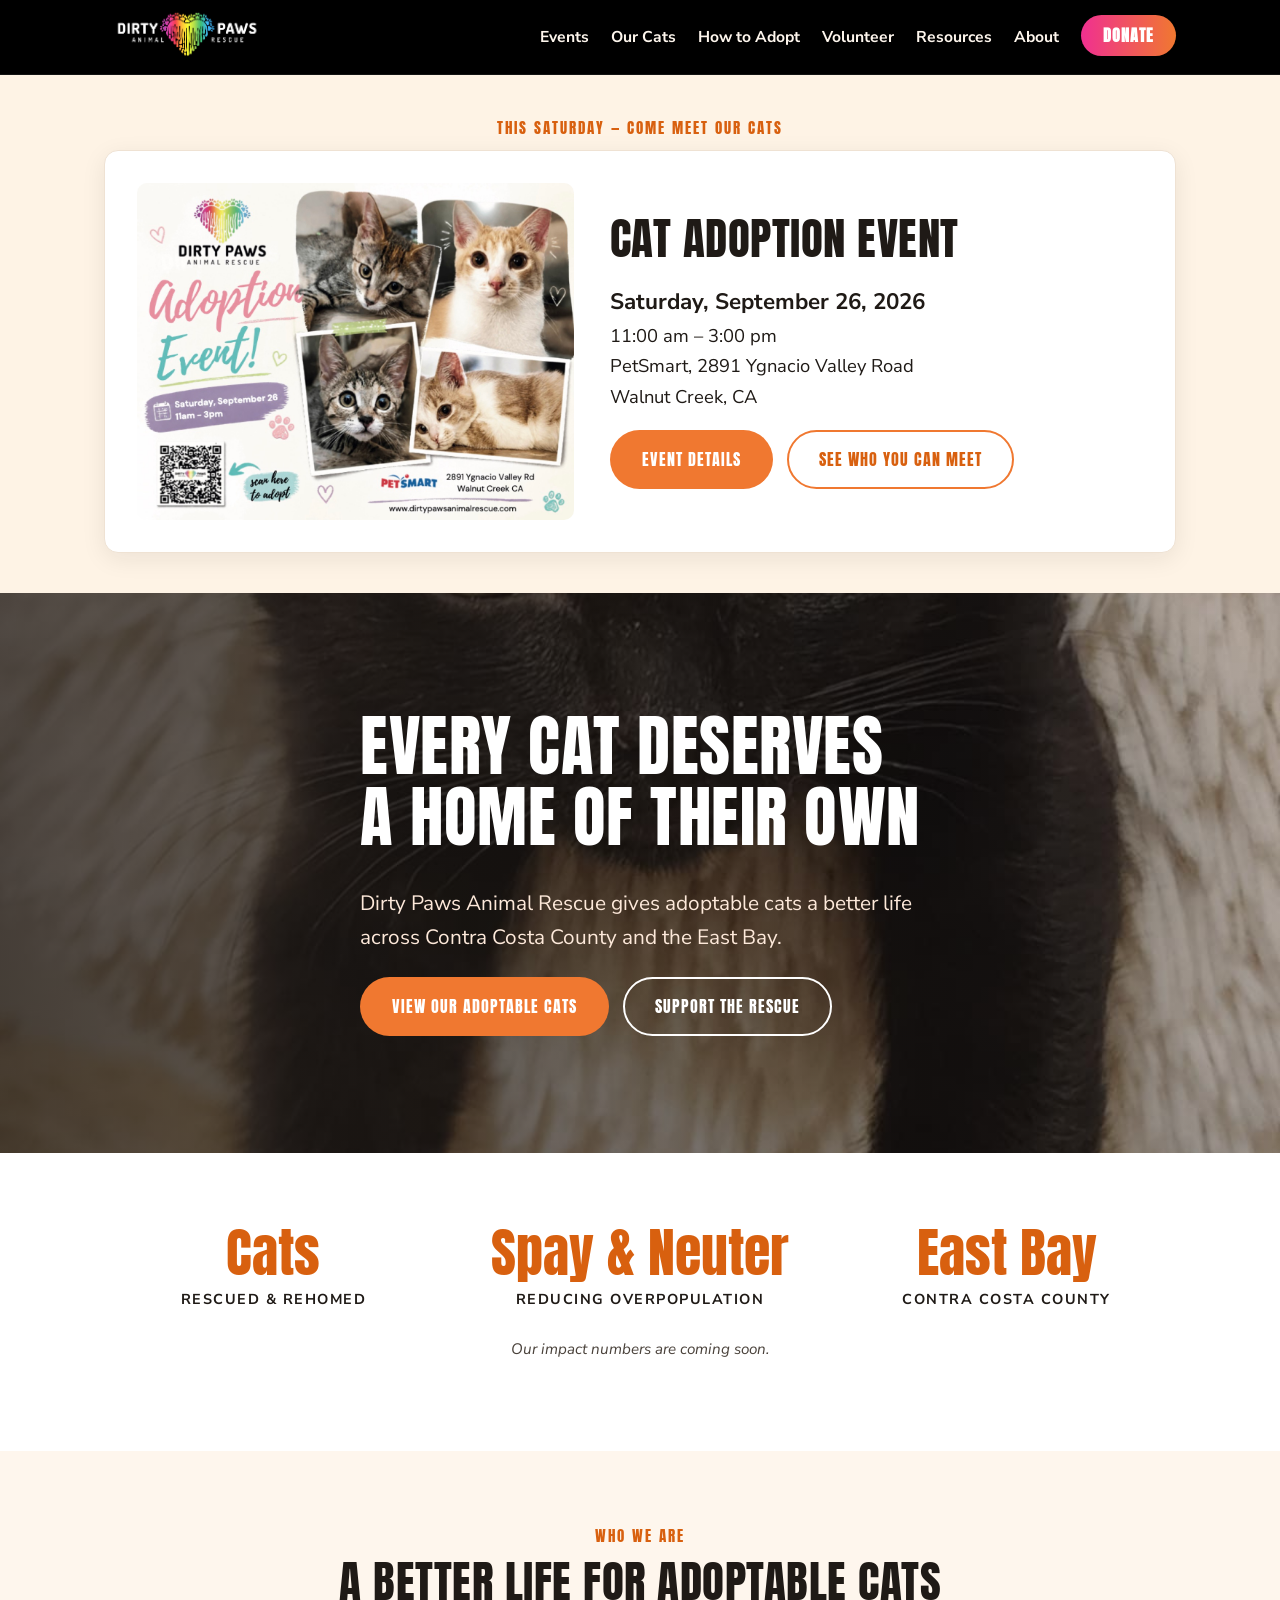
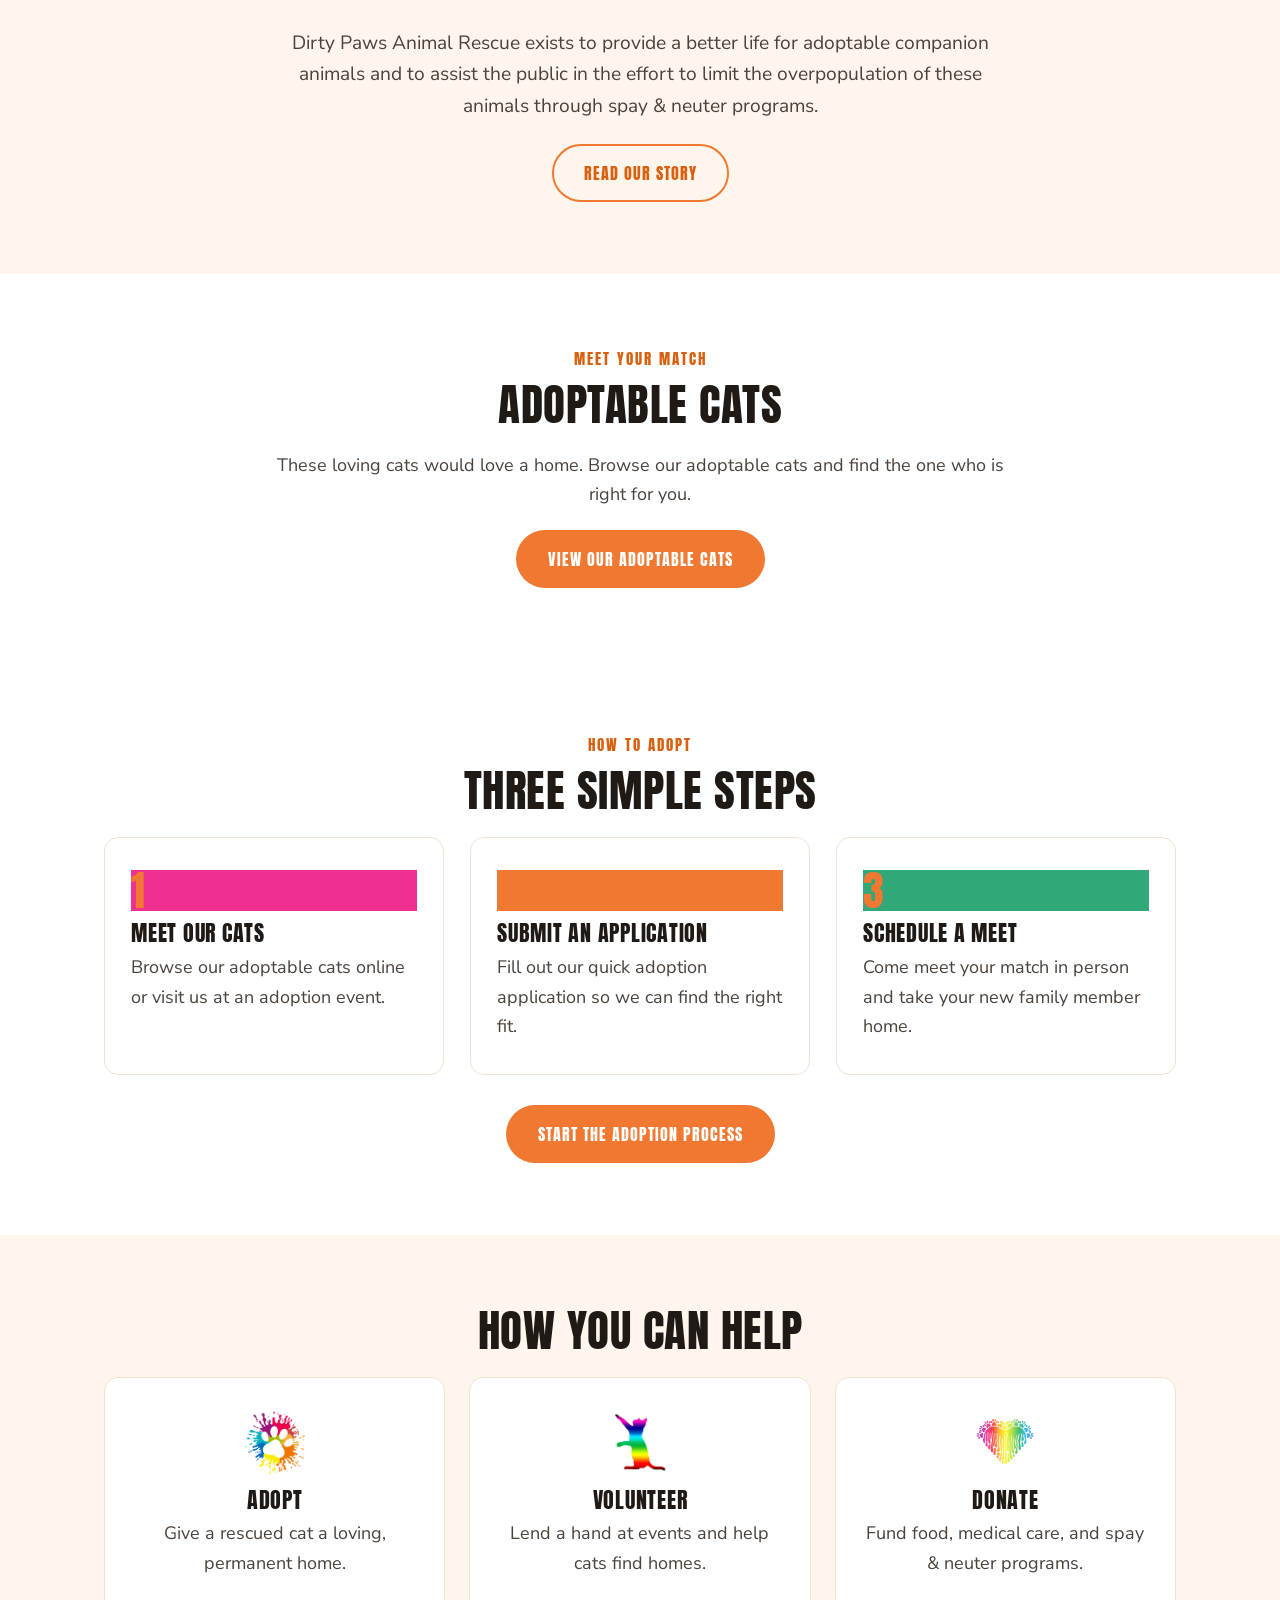
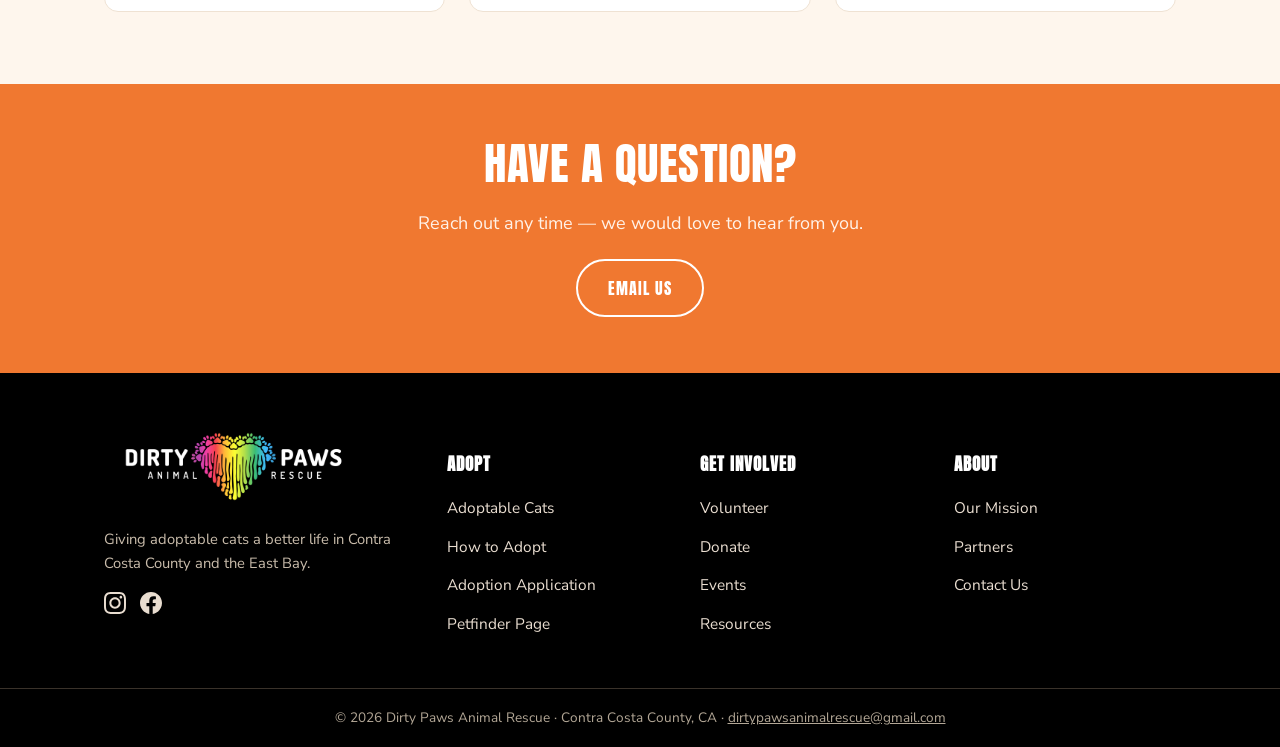
<file: index.html>
<!DOCTYPE html>
<html lang="en">
<head>
  <meta charset="UTF-8">
  <meta name="viewport" content="width=device-width, initial-scale=1.0">
  <meta name="robots" content="noindex">
  <title>Dirty Paws Animal Rescue — Cat Adoption in Contra Costa County</title>
  <meta name="description" content="Dirty Paws Animal Rescue gives adoptable cats a better life in Contra Costa County and the East Bay. Meet our adoptable cats and start your adoption today.">
  <meta property="og:title" content="Dirty Paws Animal Rescue">
  <meta property="og:description" content="Giving adoptable cats a better life in Contra Costa County and the East Bay. Meet our cats and adopt today.">
  <meta property="og:image" content="./assets/images/cats/cat-01.jpg">
  <meta property="og:type" content="website">
  <link rel="icon" type="image/png" href="./assets/logos/logo-main.png">
  <link rel="preconnect" href="https://fonts.googleapis.com">
  <link rel="preconnect" href="https://fonts.gstatic.com" crossorigin>
  <link href="https://fonts.googleapis.com/css2?family=Anton&family=Nunito+Sans:wght@400;600;700;900&display=swap" rel="stylesheet">
  <link rel="stylesheet" href="./css/new-site.css?v=10">
</head>
<body>

  <header id="site-header"></header>

  <!-- EVENT FIRST — lead the homepage with the next adoption event -->
  <section class="section section-cream-2" style="padding-top:40px;padding-bottom:40px;">
    <div class="container">
      <div class="section-label center">This Saturday — Come Meet Our Cats</div>
      <div class="event-feature" style="align-items:center;">
        <a href="./events/"><img src="./img/DirtyPaws-Event-2026-09-26.jpg" alt="Dirty Paws Animal Rescue cat adoption event, Saturday September 26, 2026, at PetSmart Walnut Creek"></a>
        <div class="event-meta">
          <h2 style="margin-top:0;">Cat Adoption Event</h2>
          <strong>Saturday, September 26, 2026</strong>
          11:00 am – 3:00 pm<br>
          PetSmart, 2891 Ygnacio Valley Road<br>
          Walnut Creek, CA
          <div class="btn-row" style="margin-top:18px;">
            <a href="./events/" class="btn btn-primary">Event Details</a>
            <a href="./cats/" class="btn btn-outline">See Who You Can Meet</a>
          </div>
        </div>
      </div>
    </div>
  </section>

  <!-- Hero -->
  <section class="hero">
    <img class="hero-bg hero-slide" src="./assets/images/cats/cat-01.jpg" alt="A rescued cat looking for a home">
    <img class="hero-bg hero-slide" src="./assets/images/cats/cat-07.jpg" alt="A rescued cat available for adoption">
    <img class="hero-bg hero-slide" src="./assets/images/cats/cat-12.jpg" alt="A rescued cat ready for a loving family">
    <div class="hero-overlay"></div>
    <div class="container hero-content">
      <h1>Every Cat Deserves<br>A Home of Their Own</h1>
      <p>Dirty Paws Animal Rescue gives adoptable cats a better life across Contra Costa County and the East Bay.</p>
      <div class="btn-row">
        <a href="./cats/" class="btn btn-primary">View Our Adoptable Cats</a>
        <a href="./donate/" class="btn btn-outline" style="color:#fff;border-color:#fff;">Support the Rescue</a>
      </div>
    </div>
  </section>

  <!-- Impact stats (placeholders — NEEDS-KATHLEEN) -->
  <section class="section section-white">
    <div class="container">
      <div class="stats">
        <div class="stat"><div class="num">Cats</div><div class="label">Rescued &amp; Rehomed</div></div>
        <div class="stat"><div class="num">Spay &amp; Neuter</div><div class="label">Reducing Overpopulation</div></div>
        <div class="stat"><div class="num">East Bay</div><div class="label">Contra Costa County</div></div>
      </div>
      <p class="stat-note">Our impact numbers are coming soon.</p>
    </div>
  </section>

  <!-- Who we are -->
  <section class="section section-cream">
    <div class="container narrow center">
      <div class="section-label">Who We Are</div>
      <h2>A Better Life for Adoptable Cats</h2>
      <p class="lede" style="margin-left:auto;margin-right:auto;">Dirty Paws Animal Rescue exists to provide a better life for adoptable companion animals and to assist the public in the effort to limit the overpopulation of these animals through spay &amp; neuter programs.</p>
      <a href="./about/" class="btn btn-outline">Read Our Story</a>
    </div>
  </section>

  <!-- Adoptable cats CTA -->
  <section class="section section-white">
    <div class="container center">
      <div class="section-label">Meet Your Match</div>
      <h2>Adoptable Cats</h2>
      <p class="narrow" style="margin-left:auto;margin-right:auto;">These loving cats would love a home. Browse our adoptable cats and find the one who is right for you.</p>
      <a href="./cats/" class="btn btn-primary">View Our Adoptable Cats</a>
    </div>
  </section>

  <!-- How to adopt 3-step -->
  <section class="section section-white">
    <div class="container">
      <div class="section-label center">How to Adopt</div>
      <h2 class="center">Three Simple Steps</h2>
      <div class="steps">
        <div class="step">
          <div class="step-num">1</div>
          <h3>Meet Our Cats</h3>
          <p>Browse our adoptable cats online or visit us at an adoption event.</p>
        </div>
        <div class="step">
          <div class="step-num">2</div>
          <h3>Submit an Application</h3>
          <p>Fill out our quick adoption application so we can find the right fit.</p>
        </div>
        <div class="step">
          <div class="step-num">3</div>
          <h3>Schedule a Meet</h3>
          <p>Come meet your match in person and take your new family member home.</p>
        </div>
      </div>
      <div class="center" style="margin-top:30px;">
        <a href="./adopt/" class="btn btn-primary">Start the Adoption Process</a>
      </div>
    </div>
  </section>

  <!-- Quick links -->
  <section class="section section-cream">
    <div class="container">
      <h2 class="center">How You Can Help</h2>
      <div class="quick-links-grid">
        <a href="./cats/" class="quick-card">
          <img src="./assets/logos/icon-about.png" alt="">
          <h3>Adopt</h3>
          <p>Give a rescued cat a loving, permanent home.</p>
        </a>
        <a href="./volunteers/" class="quick-card">
          <img src="./assets/logos/icon-volunteers.png" alt="">
          <h3>Volunteer</h3>
          <p>Lend a hand at events and help cats find homes.</p>
        </a>
        <a href="./donate/" class="quick-card">
          <img src="./assets/logos/icon-donate.png" alt="">
          <h3>Donate</h3>
          <p>Fund food, medical care, and spay &amp; neuter programs.</p>
        </a>
      </div>
    </div>
  </section>

  <!-- Contact strip -->
  <section class="strip">
    <div class="container">
      <h2>Have a Question?</h2>
      <p>Reach out any time — we would love to hear from you.</p>
      <a href="mailto:dirtypawsanimalrescue@gmail.com" class="btn btn-outline">Email Us</a>
    </div>
  </section>

  <footer id="site-footer"></footer>
  <script src="./js/new-site.js?v=10"></script>
</body>
</html>
</file>
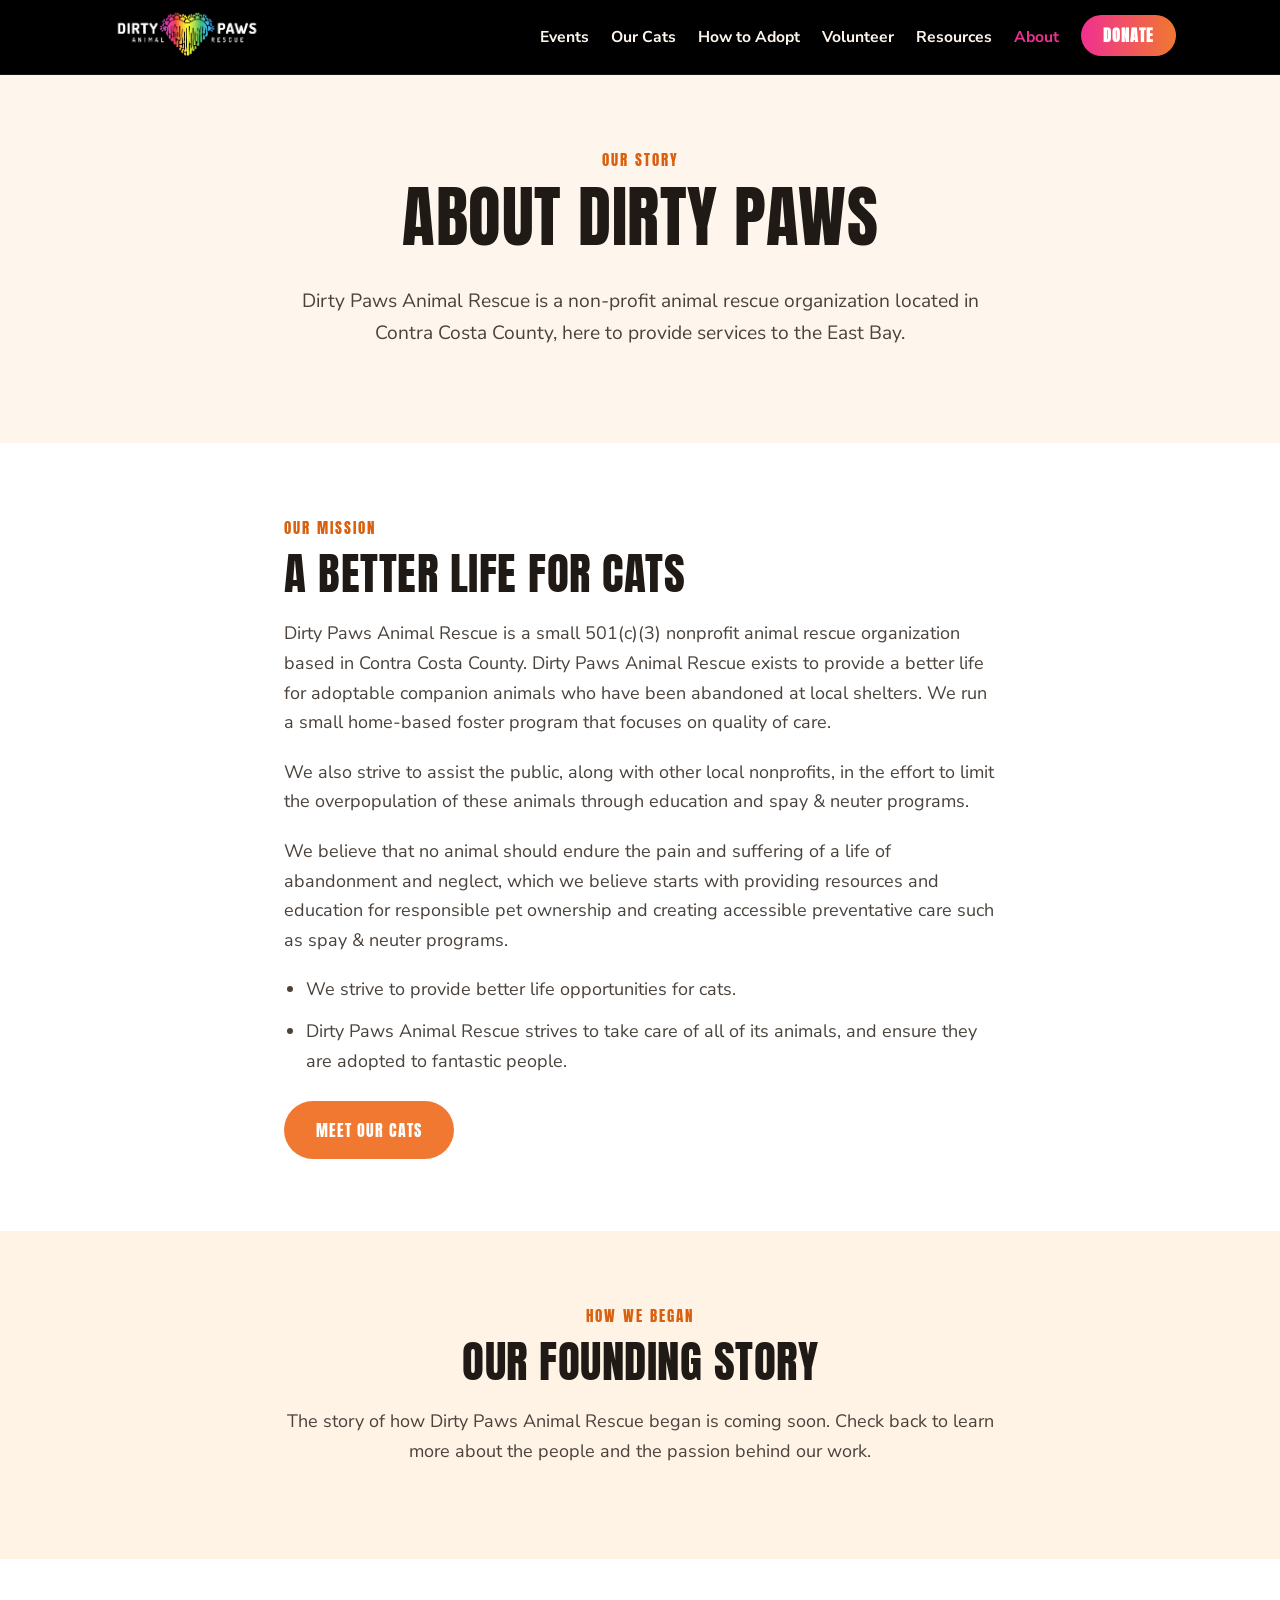
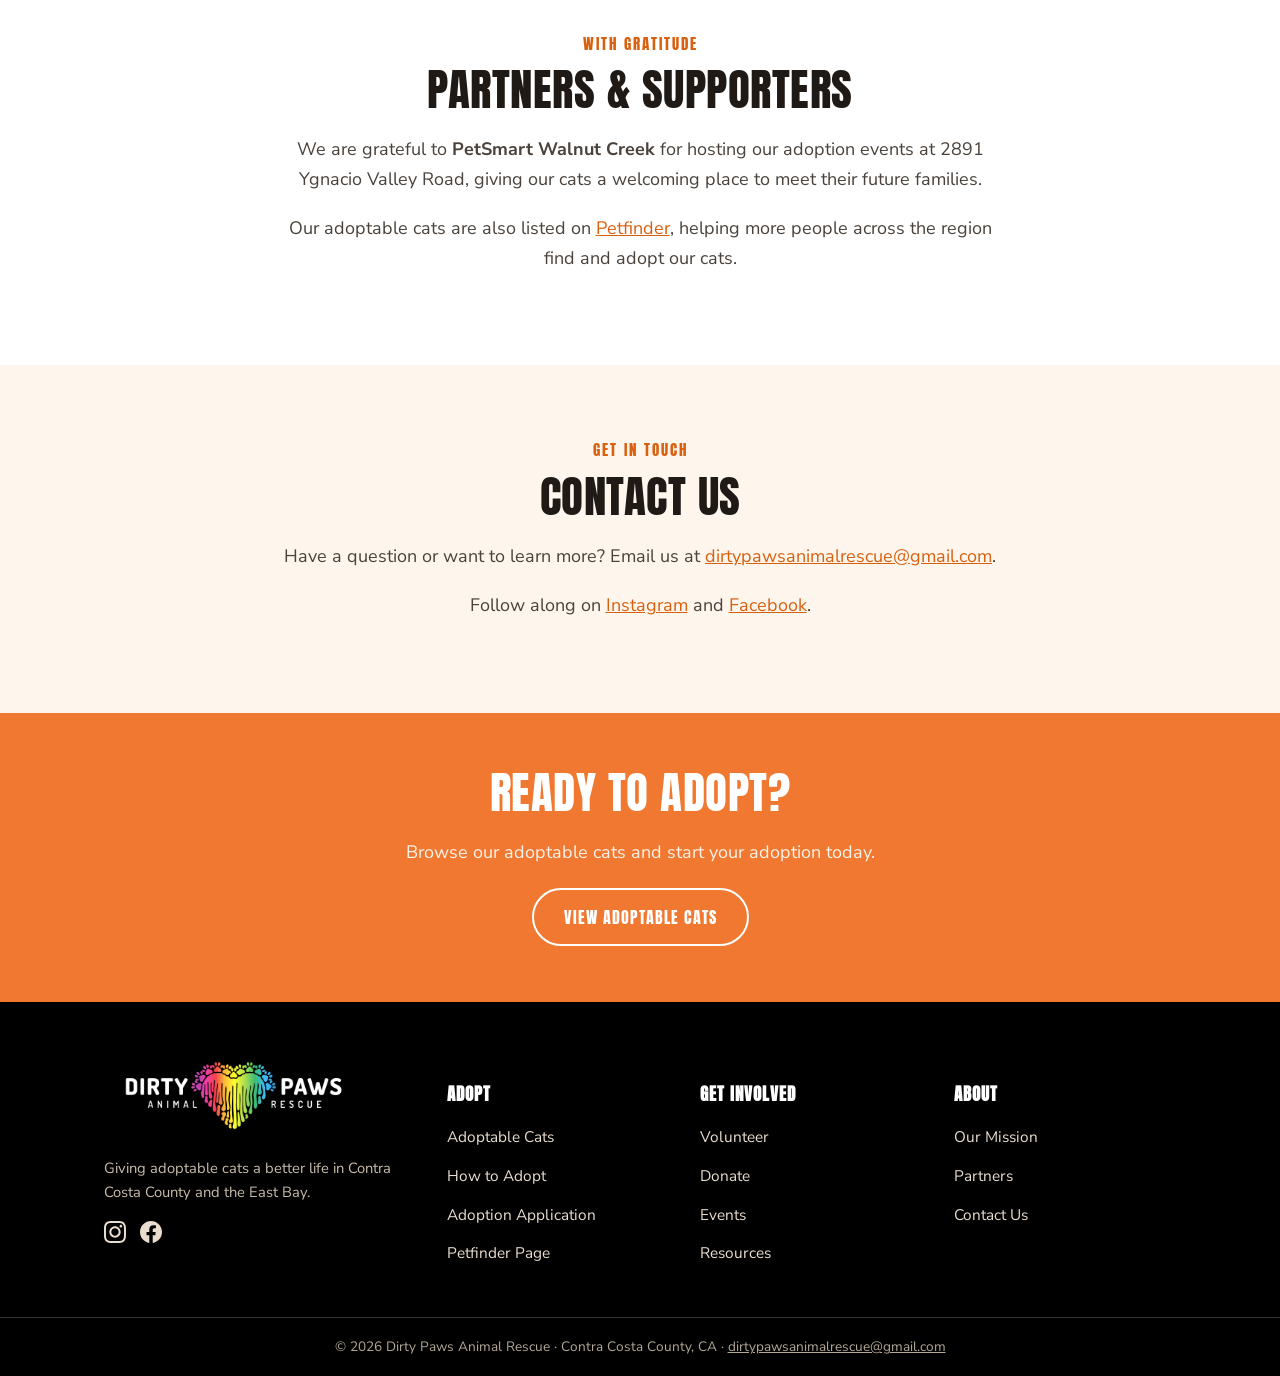
<file: about/index.html>
<!DOCTYPE html>
<html lang="en">
<head>
  <meta charset="UTF-8">
  <meta name="viewport" content="width=device-width, initial-scale=1.0">
  <meta name="robots" content="noindex">
  <title>About Us — Dirty Paws Animal Rescue</title>
  <meta name="description" content="Dirty Paws Animal Rescue is a non-profit cat rescue in Contra Costa County, dedicated to giving adoptable cats a better life and reducing overpopulation.">
  <meta property="og:title" content="About Us — Dirty Paws Animal Rescue">
  <meta property="og:description" content="A non-profit cat rescue in Contra Costa County dedicated to giving adoptable cats a better life.">
  <meta property="og:image" content="../assets/images/cats/cat-05.jpg">
  <meta property="og:type" content="website">
  <link rel="icon" type="image/png" href="../assets/logos/logo-main.png">
  <link rel="preconnect" href="https://fonts.googleapis.com">
  <link rel="preconnect" href="https://fonts.gstatic.com" crossorigin>
  <link href="https://fonts.googleapis.com/css2?family=Anton&family=Nunito+Sans:wght@400;600;700;900&display=swap" rel="stylesheet">
  <link rel="stylesheet" href="../css/new-site.css?v=10">
</head>
<body>

  <header id="site-header"></header>

  <section class="section section-cream">
    <div class="container narrow center">
      <div class="section-label">Our Story</div>
      <h1>About Dirty Paws</h1>
      <p class="lede" style="margin-left:auto;margin-right:auto;">Dirty Paws Animal Rescue is a non-profit animal rescue organization located in Contra Costa County, here to provide services to the East Bay.</p>
    </div>
  </section>

  <!-- Mission -->
  <section class="section section-white">
    <div class="container narrow">
      <div class="section-label">Our Mission</div>
      <h2>A Better Life for Cats</h2>
      <p>Dirty Paws Animal Rescue is a small 501(c)(3) nonprofit animal rescue organization based in Contra Costa County. Dirty Paws Animal Rescue exists to provide a better life for adoptable companion animals who have been abandoned at local shelters. We run a small home-based foster program that focuses on quality of care.</p>
      <p>We also strive to assist the public, along with other local nonprofits, in the effort to limit the overpopulation of these animals through education and spay &amp; neuter programs.</p>
      <p>We believe that no animal should endure the pain and suffering of a life of abandonment and neglect, which we believe starts with providing resources and education for responsible pet ownership and creating accessible preventative care such as spay &amp; neuter programs.</p>
      <ul class="reciprocal" style="display:block;padding-left:1.2em;">
        <li style="margin-bottom:12px;">We strive to provide better life opportunities for cats.</li>
        <li>Dirty Paws Animal Rescue strives to take care of all of its animals, and ensure they are adopted to fantastic people.</li>
      </ul>
      <div class="btn-row" style="margin-top:24px;">
        <a href="../cats/" class="btn btn-primary">Meet Our Cats</a>
      </div>
    </div>
  </section>

  <!-- Founding story placeholder -->
  <section class="section section-cream-2">
    <div class="container narrow center">
      <div class="section-label">How We Began</div>
      <h2>Our Founding Story</h2>
      <p>The story of how Dirty Paws Animal Rescue began is coming soon. Check back to learn more about the people and the passion behind our work.</p>
    </div>
  </section>

  <!-- Partners -->
  <section class="section section-white" id="partners">
    <div class="container narrow center">
      <div class="section-label">With Gratitude</div>
      <h2>Partners &amp; Supporters</h2>
      <p>We are grateful to <strong>PetSmart Walnut Creek</strong> for hosting our adoption events at 2891 Ygnacio Valley Road, giving our cats a welcoming place to meet their future families.</p>
      <p>Our adoptable cats are also listed on <a href="https://www.petfinder.com/member/us/ca/brentwood/dirty-paws-animal-rescue-ca2823/" target="_blank" rel="noopener">Petfinder</a>, helping more people across the region find and adopt our cats.</p>
    </div>
  </section>

  <!-- Contact -->
  <section class="section section-cream">
    <div class="container narrow center">
      <div class="section-label">Get in Touch</div>
      <h2>Contact Us</h2>
      <p>Have a question or want to learn more? Email us at <a href="mailto:dirtypawsanimalrescue@gmail.com">dirtypawsanimalrescue@gmail.com</a>.</p>
      <p>Follow along on <a href="https://www.instagram.com/dirtypawsanimalrescue" target="_blank" rel="noopener">Instagram</a> and <a href="https://www.facebook.com/dirtypawsanimalrescue" target="_blank" rel="noopener">Facebook</a>.</p>
    </div>
  </section>

  <section class="strip">
    <div class="container">
      <h2>Ready to Adopt?</h2>
      <p>Browse our adoptable cats and start your adoption today.</p>
      <a href="../cats/" class="btn btn-outline">View Adoptable Cats</a>
    </div>
  </section>

  <footer id="site-footer"></footer>
  <script src="../js/new-site.js?v=10"></script>
</body>
</html>
</file>
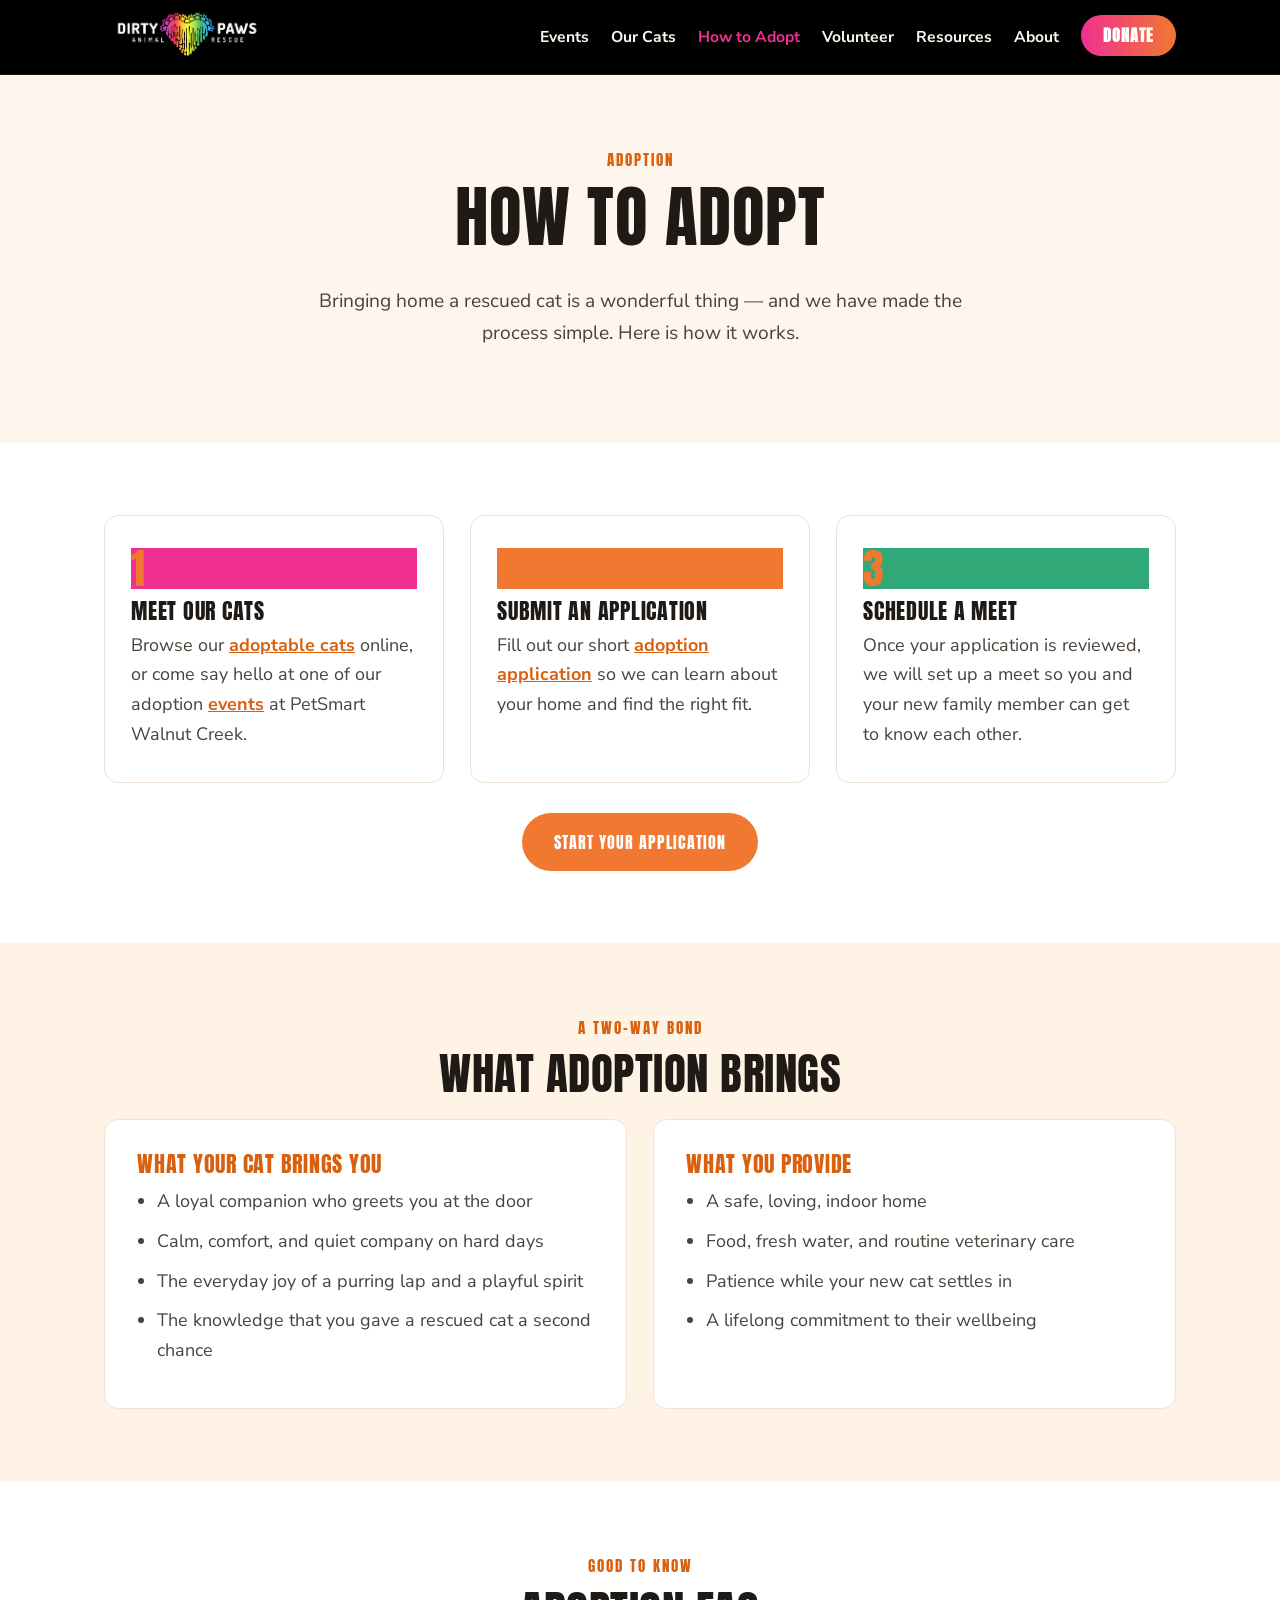
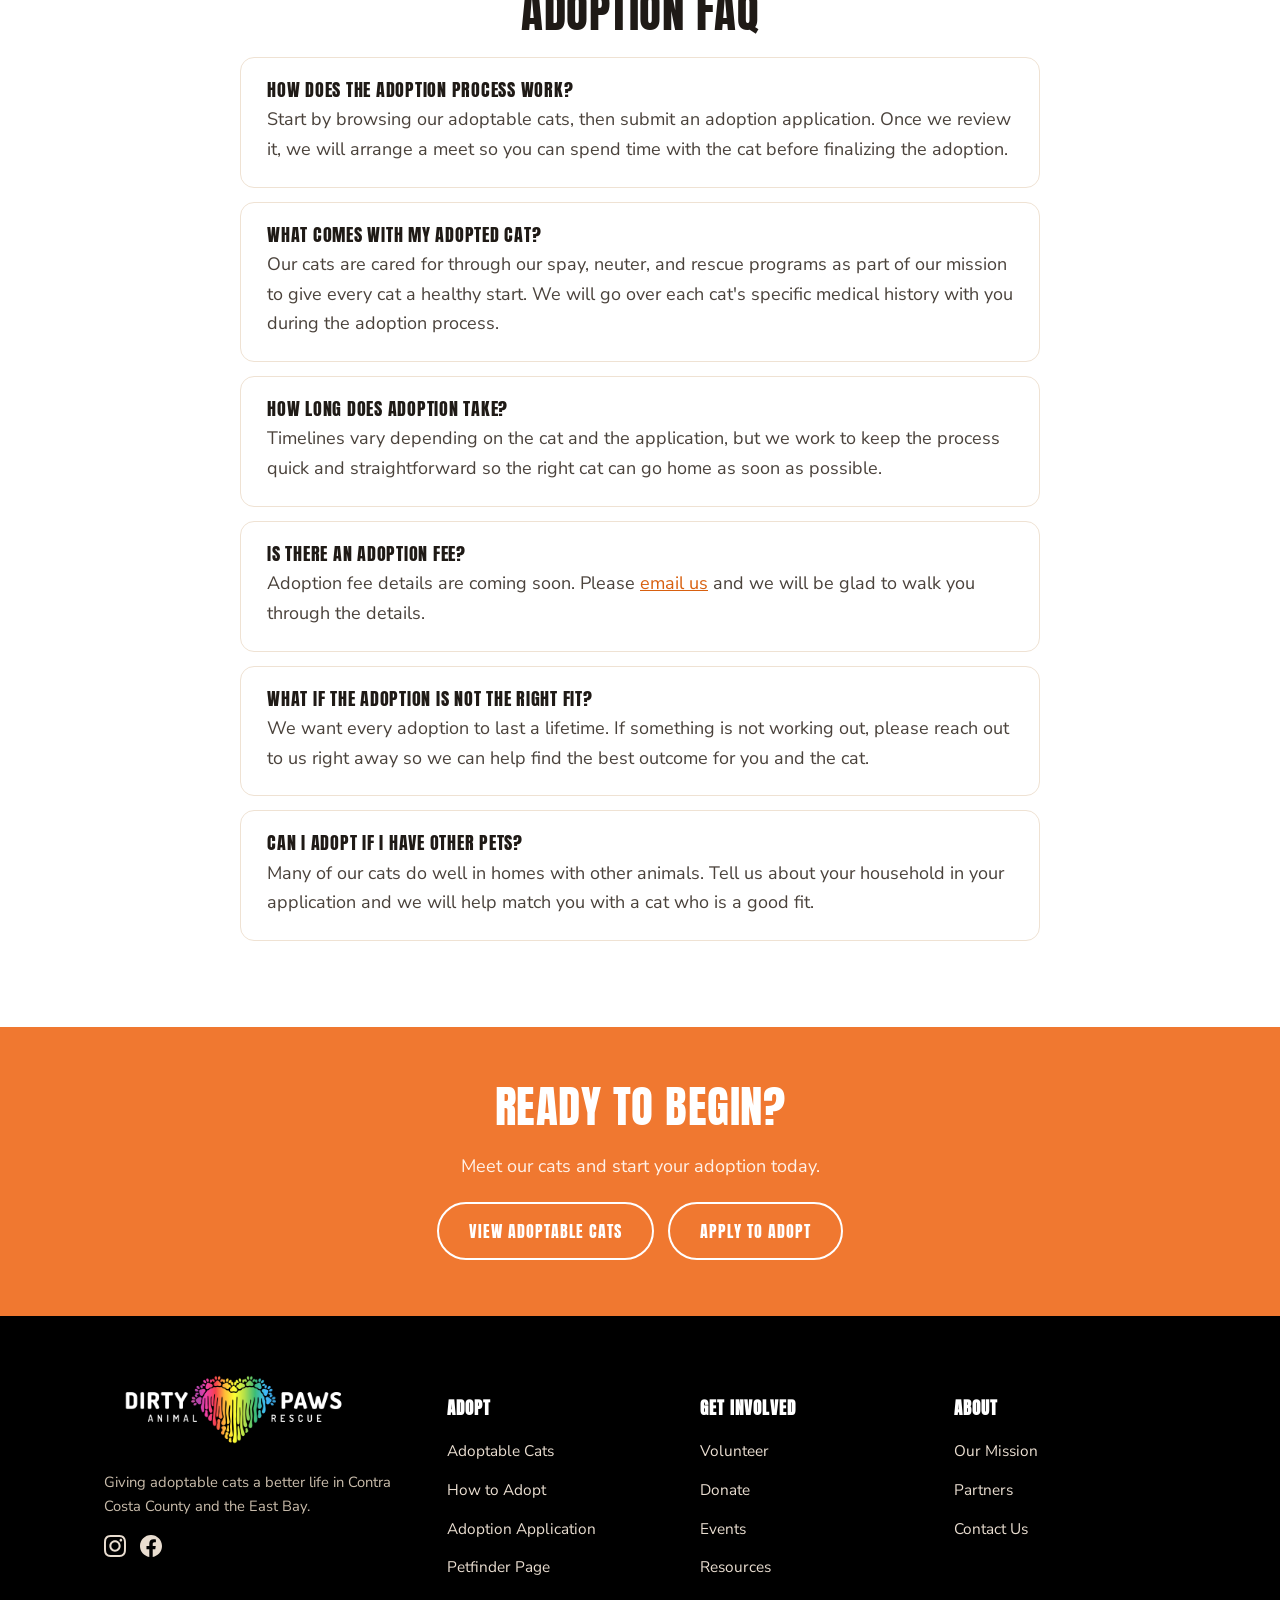
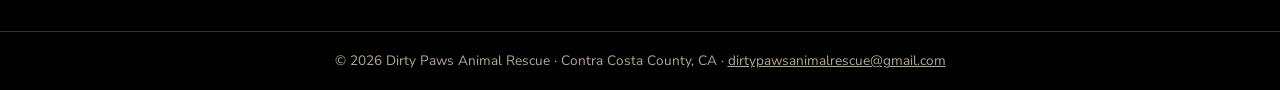
<file: adopt/index.html>
<!DOCTYPE html>
<html lang="en">
<head>
  <meta charset="UTF-8">
  <meta name="viewport" content="width=device-width, initial-scale=1.0">
  <meta name="robots" content="noindex">
  <title>How to Adopt — Dirty Paws Animal Rescue</title>
  <meta name="description" content="Adopting a cat from Dirty Paws Animal Rescue is simple: meet our cats, submit an application, and schedule a meet. See the steps and adoption FAQ.">
  <meta property="og:title" content="How to Adopt — Dirty Paws Animal Rescue">
  <meta property="og:description" content="Three simple steps to adopt a cat from Dirty Paws Animal Rescue in Contra Costa County.">
  <meta property="og:image" content="../assets/images/cats/cat-06.jpg">
  <meta property="og:type" content="website">
  <link rel="icon" type="image/png" href="../assets/logos/logo-main.png">
  <link rel="preconnect" href="https://fonts.googleapis.com">
  <link rel="preconnect" href="https://fonts.gstatic.com" crossorigin>
  <link href="https://fonts.googleapis.com/css2?family=Anton&family=Nunito+Sans:wght@400;600;700;900&display=swap" rel="stylesheet">
  <link rel="stylesheet" href="../css/new-site.css?v=10">
</head>
<body>

  <header id="site-header"></header>

  <section class="section section-cream">
    <div class="container narrow center">
      <div class="section-label">Adoption</div>
      <h1>How to Adopt</h1>
      <p class="lede" style="margin-left:auto;margin-right:auto;">Bringing home a rescued cat is a wonderful thing — and we have made the process simple. Here is how it works.</p>
    </div>
  </section>

  <section class="section section-white">
    <div class="container">
      <div class="steps">
        <div class="step">
          <div class="step-num">1</div>
          <h3>Meet Our Cats</h3>
          <p>Browse our <a href="../cats/">adoptable cats</a> online, or come say hello at one of our adoption <a href="../events/">events</a> at PetSmart Walnut Creek.</p>
        </div>
        <div class="step">
          <div class="step-num">2</div>
          <h3>Submit an Application</h3>
          <p>Fill out our short <a href="https://docs.google.com/forms/d/1OSzpBL63ZsfJg7-QOq6Z466SG7RbhoauOl-GFXBHhW8/viewform" target="_blank" rel="noopener">adoption application</a> so we can learn about your home and find the right fit.</p>
        </div>
        <div class="step">
          <div class="step-num">3</div>
          <h3>Schedule a Meet</h3>
          <p>Once your application is reviewed, we will set up a meet so you and your new family member can get to know each other.</p>
        </div>
      </div>
      <div class="center" style="margin-top:30px;">
        <a href="https://docs.google.com/forms/d/1OSzpBL63ZsfJg7-QOq6Z466SG7RbhoauOl-GFXBHhW8/viewform" target="_blank" rel="noopener" class="btn btn-primary">Start Your Application</a>
      </div>
    </div>
  </section>

  <!-- Reciprocal value framing -->
  <section class="section section-cream-2">
    <div class="container">
      <div class="section-label center">A Two-Way Bond</div>
      <h2 class="center">What Adoption Brings</h2>
      <div class="reciprocal">
        <div class="col">
          <h3>What Your Cat Brings You</h3>
          <ul>
            <li>A loyal companion who greets you at the door</li>
            <li>Calm, comfort, and quiet company on hard days</li>
            <li>The everyday joy of a purring lap and a playful spirit</li>
            <li>The knowledge that you gave a rescued cat a second chance</li>
          </ul>
        </div>
        <div class="col">
          <h3>What You Provide</h3>
          <ul>
            <li>A safe, loving, indoor home</li>
            <li>Food, fresh water, and routine veterinary care</li>
            <li>Patience while your new cat settles in</li>
            <li>A lifelong commitment to their wellbeing</li>
          </ul>
        </div>
      </div>
    </div>
  </section>

  <!-- FAQ -->
  <section class="section section-white">
    <div class="container">
      <div class="section-label center">Good to Know</div>
      <h2 class="center">Adoption FAQ</h2>
      <div class="faq">
        <div class="faq-item">
          <h3>How does the adoption process work?</h3>
          <p>Start by browsing our adoptable cats, then submit an adoption application. Once we review it, we will arrange a meet so you can spend time with the cat before finalizing the adoption.</p>
        </div>
        <div class="faq-item">
          <h3>What comes with my adopted cat?</h3>
          <p>Our cats are cared for through our spay, neuter, and rescue programs as part of our mission to give every cat a healthy start. We will go over each cat's specific medical history with you during the adoption process.</p>
        </div>
        <div class="faq-item">
          <h3>How long does adoption take?</h3>
          <p>Timelines vary depending on the cat and the application, but we work to keep the process quick and straightforward so the right cat can go home as soon as possible.</p>
        </div>
        <div class="faq-item">
          <h3>Is there an adoption fee?</h3>
          <p>Adoption fee details are coming soon. Please <a href="mailto:dirtypawsanimalrescue@gmail.com">email us</a> and we will be glad to walk you through the details.</p>
        </div>
        <div class="faq-item">
          <h3>What if the adoption is not the right fit?</h3>
          <p>We want every adoption to last a lifetime. If something is not working out, please reach out to us right away so we can help find the best outcome for you and the cat.</p>
        </div>
        <div class="faq-item">
          <h3>Can I adopt if I have other pets?</h3>
          <p>Many of our cats do well in homes with other animals. Tell us about your household in your application and we will help match you with a cat who is a good fit.</p>
        </div>
      </div>
    </div>
  </section>

  <section class="strip">
    <div class="container">
      <h2>Ready to Begin?</h2>
      <p>Meet our cats and start your adoption today.</p>
      <div class="btn-row" style="justify-content:center;">
        <a href="../cats/" class="btn btn-outline">View Adoptable Cats</a>
        <a href="https://docs.google.com/forms/d/1OSzpBL63ZsfJg7-QOq6Z466SG7RbhoauOl-GFXBHhW8/viewform" target="_blank" rel="noopener" class="btn btn-outline">Apply to Adopt</a>
      </div>
    </div>
  </section>

  <footer id="site-footer"></footer>
  <script src="../js/new-site.js?v=10"></script>
</body>
</html>
</file>
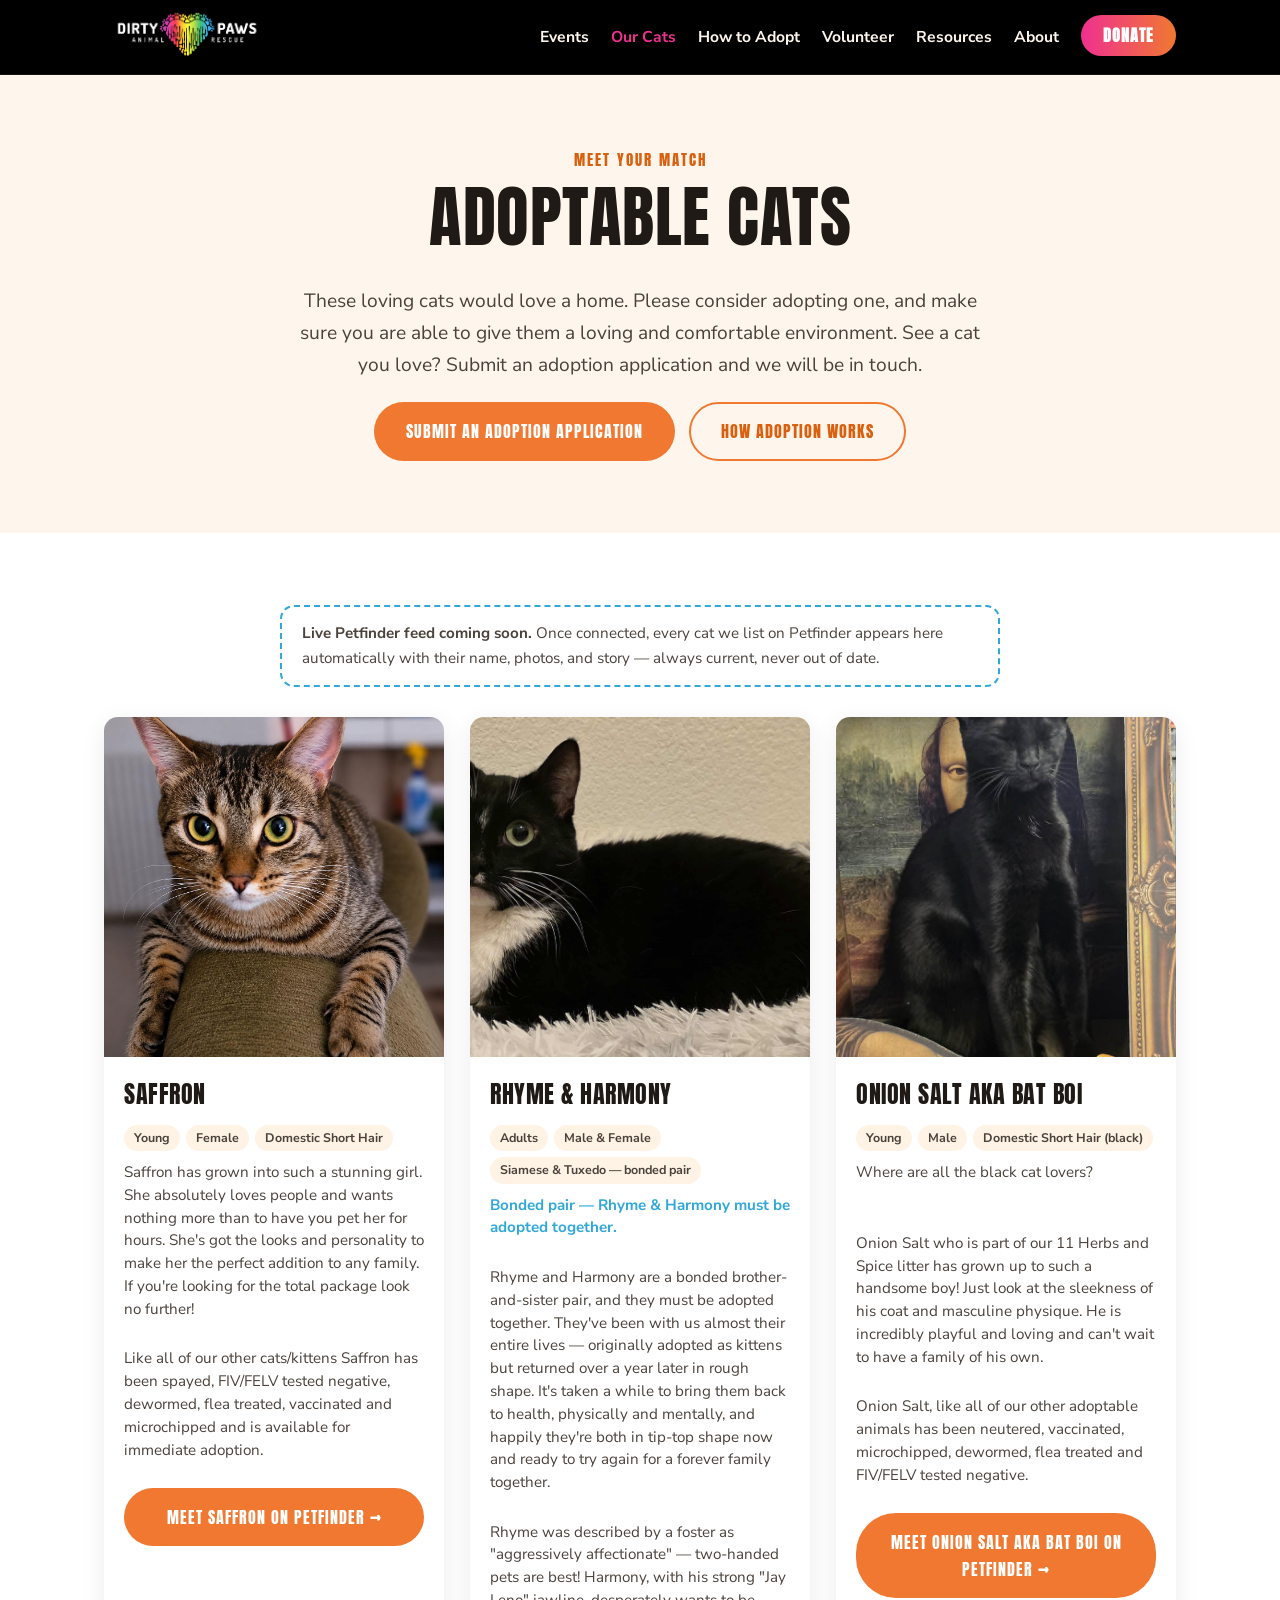
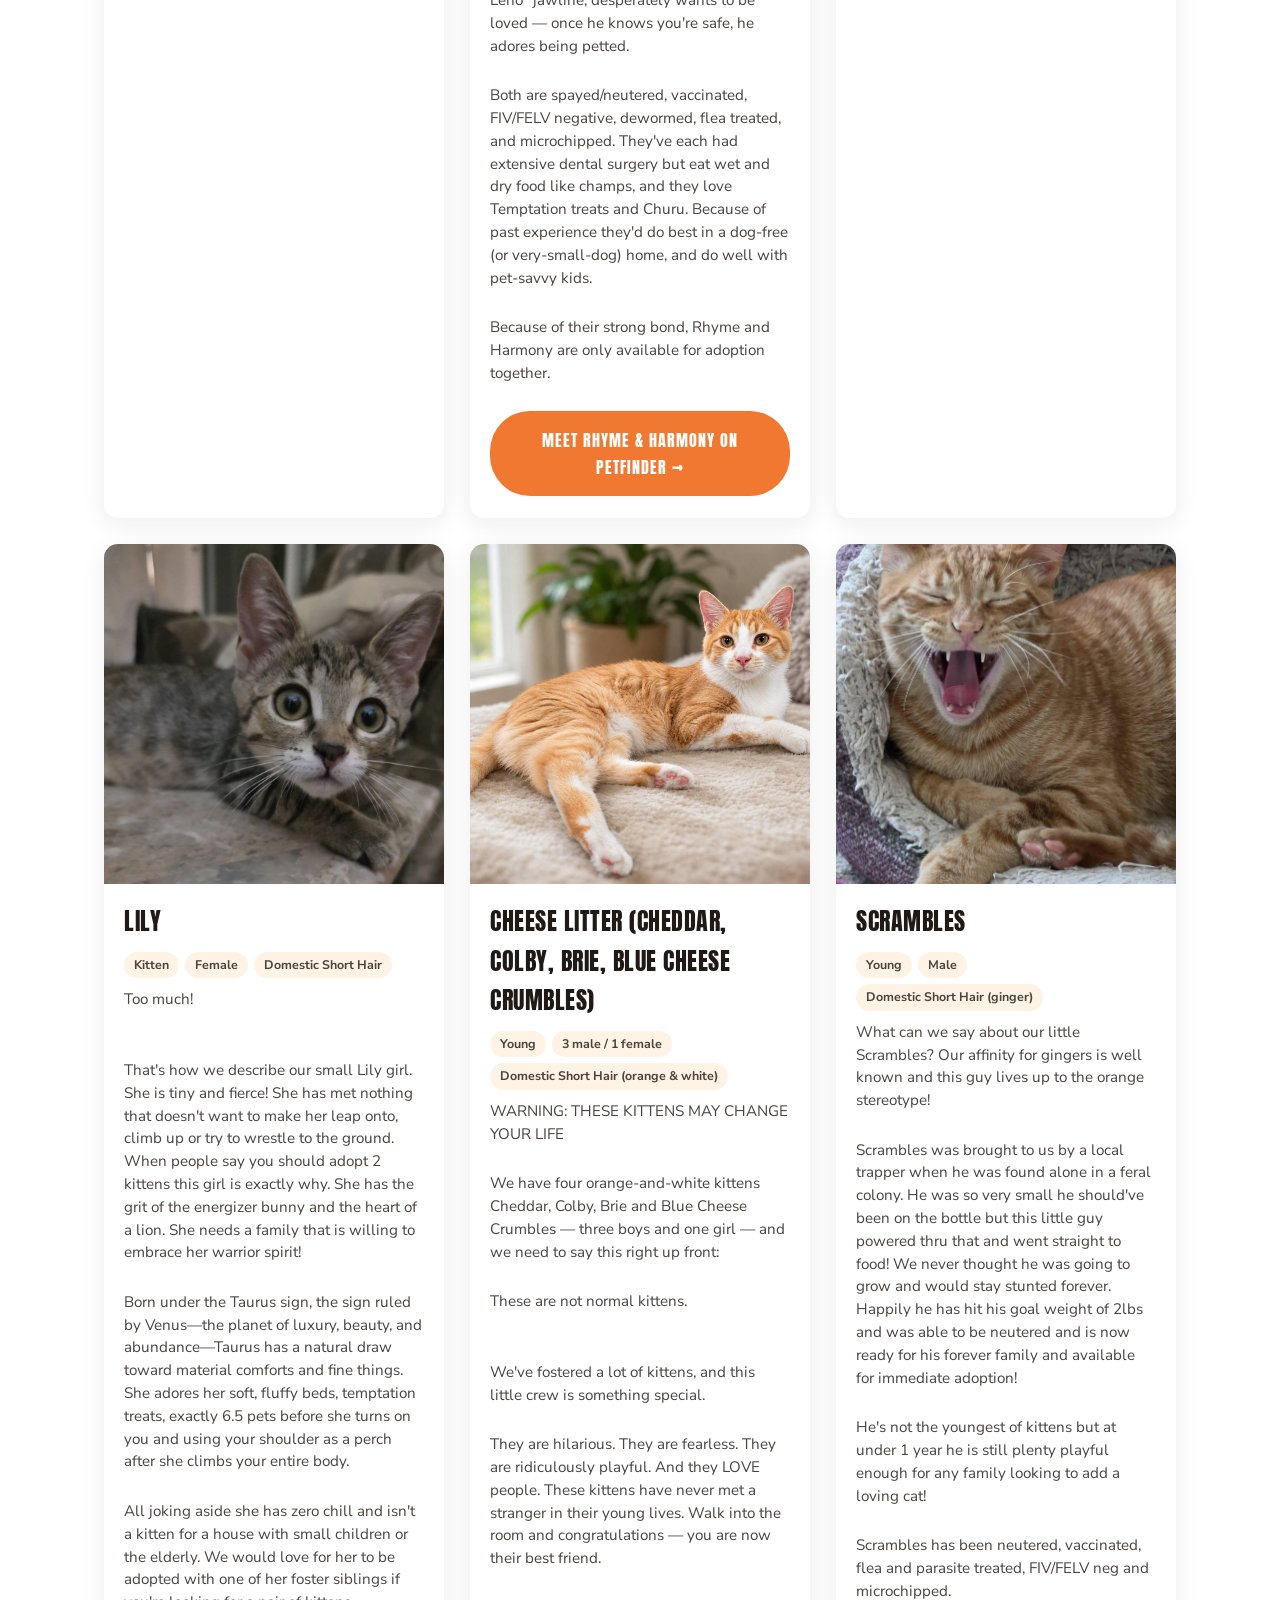
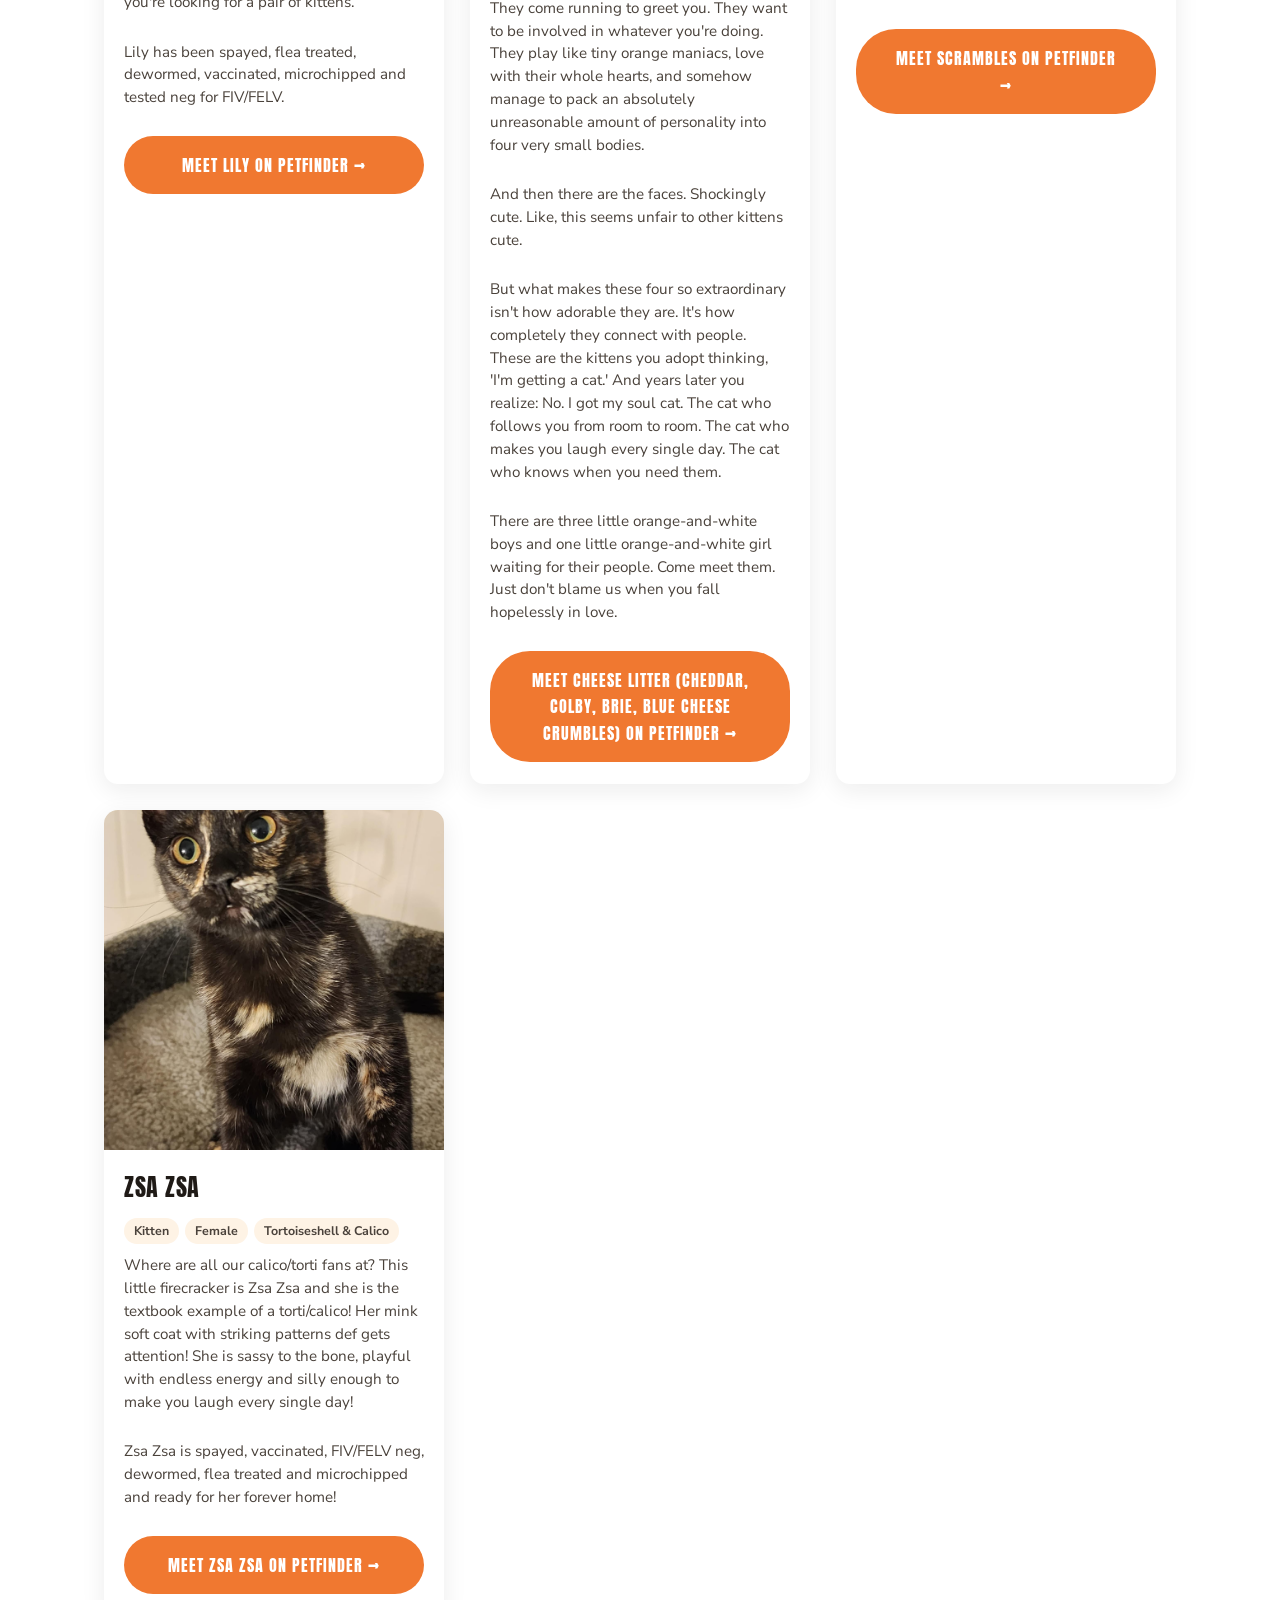
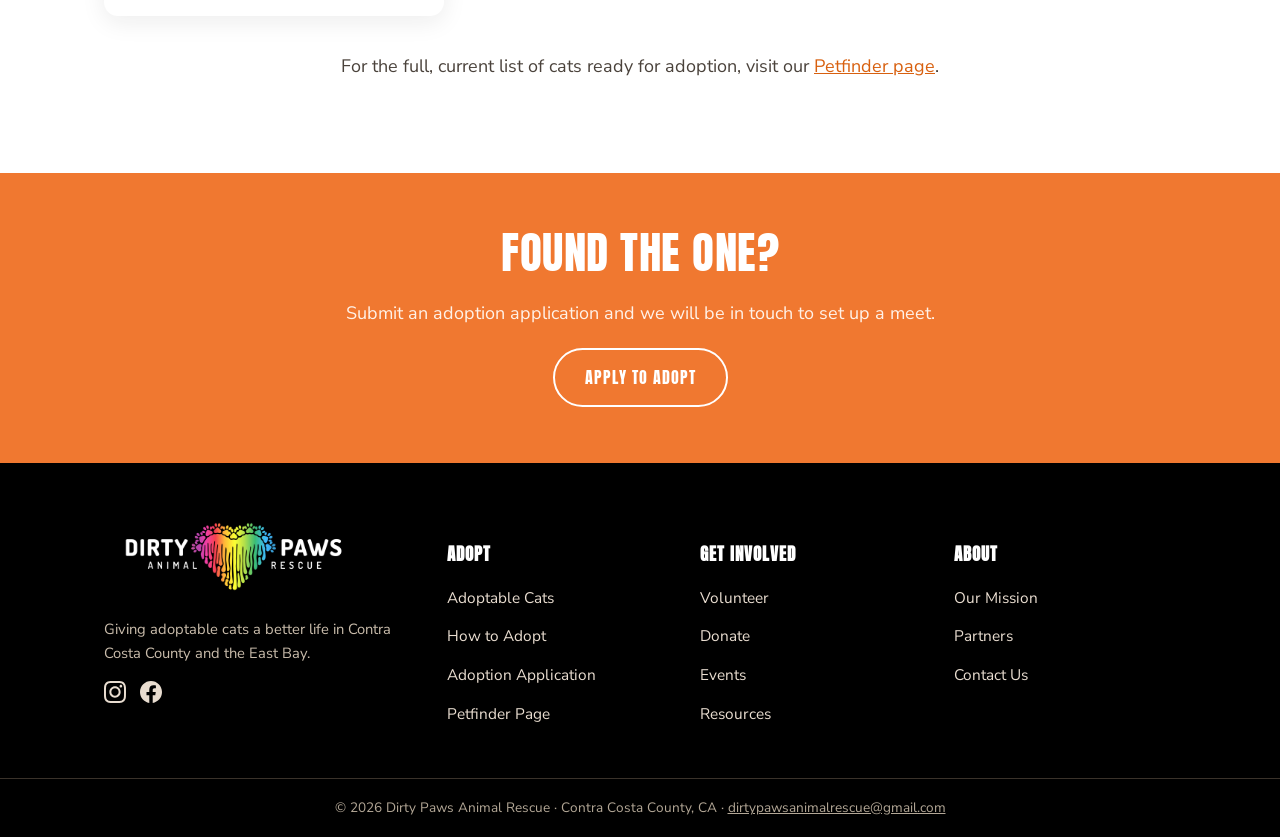
<file: cats/index.html>
<!DOCTYPE html>
<html lang="en">
<head>
  <meta charset="UTF-8">
  <meta name="viewport" content="width=device-width, initial-scale=1.0">
  <meta name="robots" content="noindex">
  <title>Adoptable Cats — Dirty Paws Animal Rescue</title>
  <meta name="description" content="Meet the cats available for adoption through Dirty Paws Animal Rescue in Contra Costa County. Browse our cats and submit an adoption application today.">
  <meta property="og:title" content="Adoptable Cats — Dirty Paws Animal Rescue">
  <meta property="og:description" content="Meet the cats available for adoption through Dirty Paws Animal Rescue in Contra Costa County.">
  <meta property="og:image" content="../assets/images/cats/cat-03.jpg">
  <meta property="og:type" content="website">
  <link rel="icon" type="image/png" href="../assets/logos/logo-main.png">
  <link rel="preconnect" href="https://fonts.googleapis.com">
  <link rel="preconnect" href="https://fonts.gstatic.com" crossorigin>
  <link href="https://fonts.googleapis.com/css2?family=Anton&family=Nunito+Sans:wght@400;600;700;900&display=swap" rel="stylesheet">
  <link rel="stylesheet" href="../css/new-site.css?v=10">
</head>
<body>

  <header id="site-header"></header>

  <section class="section section-cream">
    <div class="container narrow center">
      <div class="section-label">Meet Your Match</div>
      <h1>Adoptable Cats</h1>
      <p class="lede" style="margin-left:auto;margin-right:auto;">These loving cats would love a home. Please consider adopting one, and make sure you are able to give them a loving and comfortable environment. See a cat you love? Submit an adoption application and we will be in touch.</p>
      <div class="btn-row" style="justify-content:center;">
        <a href="https://docs.google.com/forms/d/1OSzpBL63ZsfJg7-QOq6Z466SG7RbhoauOl-GFXBHhW8/viewform" target="_blank" rel="noopener" class="btn btn-primary">Submit an Adoption Application</a>
        <a href="../adopt/" class="btn btn-outline">How Adoption Works</a>
      </div>
    </div>
  </section>

  <section class="section section-white">
    <div class="container">
      <div id="mock-banner" class="pf-pending" style="display:none;"><span class="dot"></span><span><strong>Live Petfinder feed coming soon.</strong> Once connected, every cat we list on Petfinder appears here automatically with their name, photos, and story — always current, never out of date.</span></div>
      <div id="cats-grid" class="pf-grid"></div>
      <p class="center" style="margin-top:30px;">For the full, current list of cats ready for adoption, visit our <a href="https://www.petfinder.com/member/us/ca/brentwood/dirty-paws-animal-rescue-ca2823/" target="_blank" rel="noopener">Petfinder page</a>.</p>
    </div>
  </section>

  <section class="strip">
    <div class="container">
      <h2>Found the One?</h2>
      <p>Submit an adoption application and we will be in touch to set up a meet.</p>
      <a href="https://docs.google.com/forms/d/1OSzpBL63ZsfJg7-QOq6Z466SG7RbhoauOl-GFXBHhW8/viewform" target="_blank" rel="noopener" class="btn btn-outline">Apply to Adopt</a>
    </div>
  </section>

  <footer id="site-footer"></footer>
  <script src="../js/new-site.js?v=10"></script>
  <script src="../js/petfinder.js"></script>
</body>
</html>
</file>
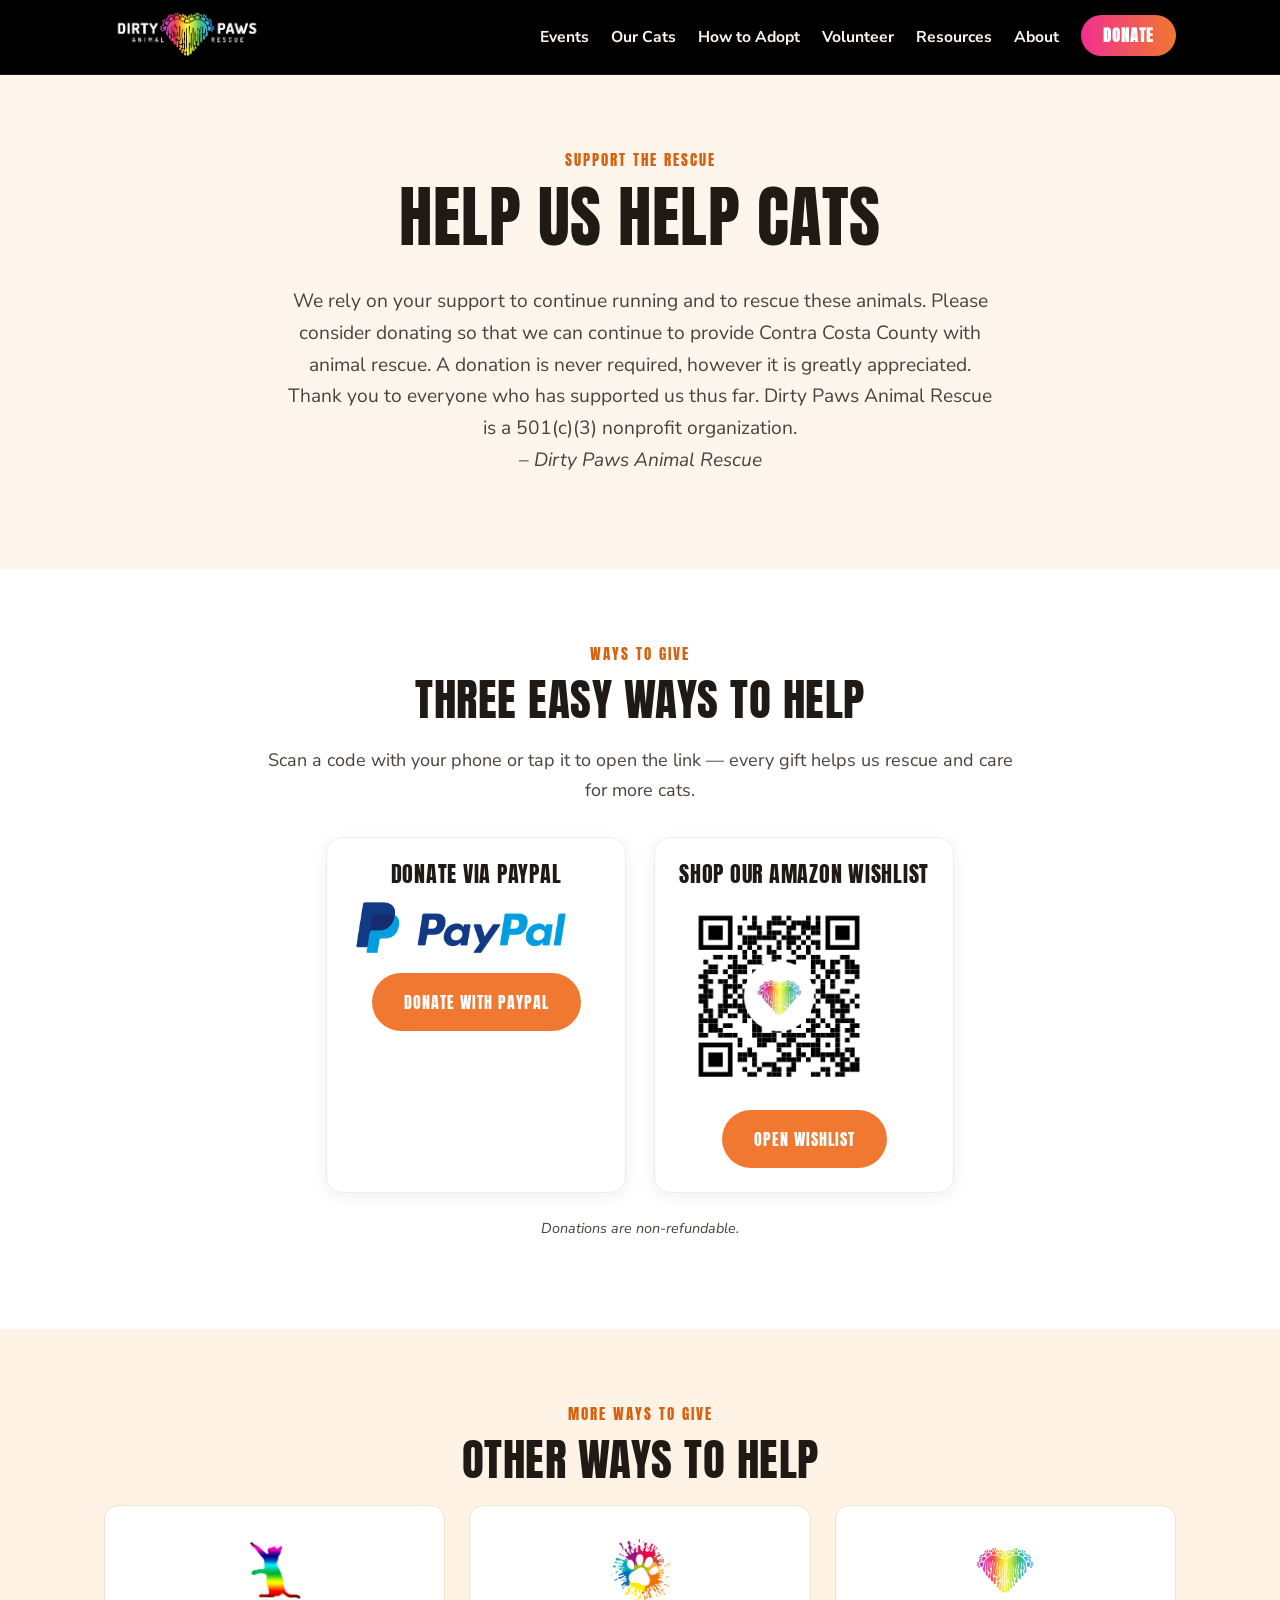
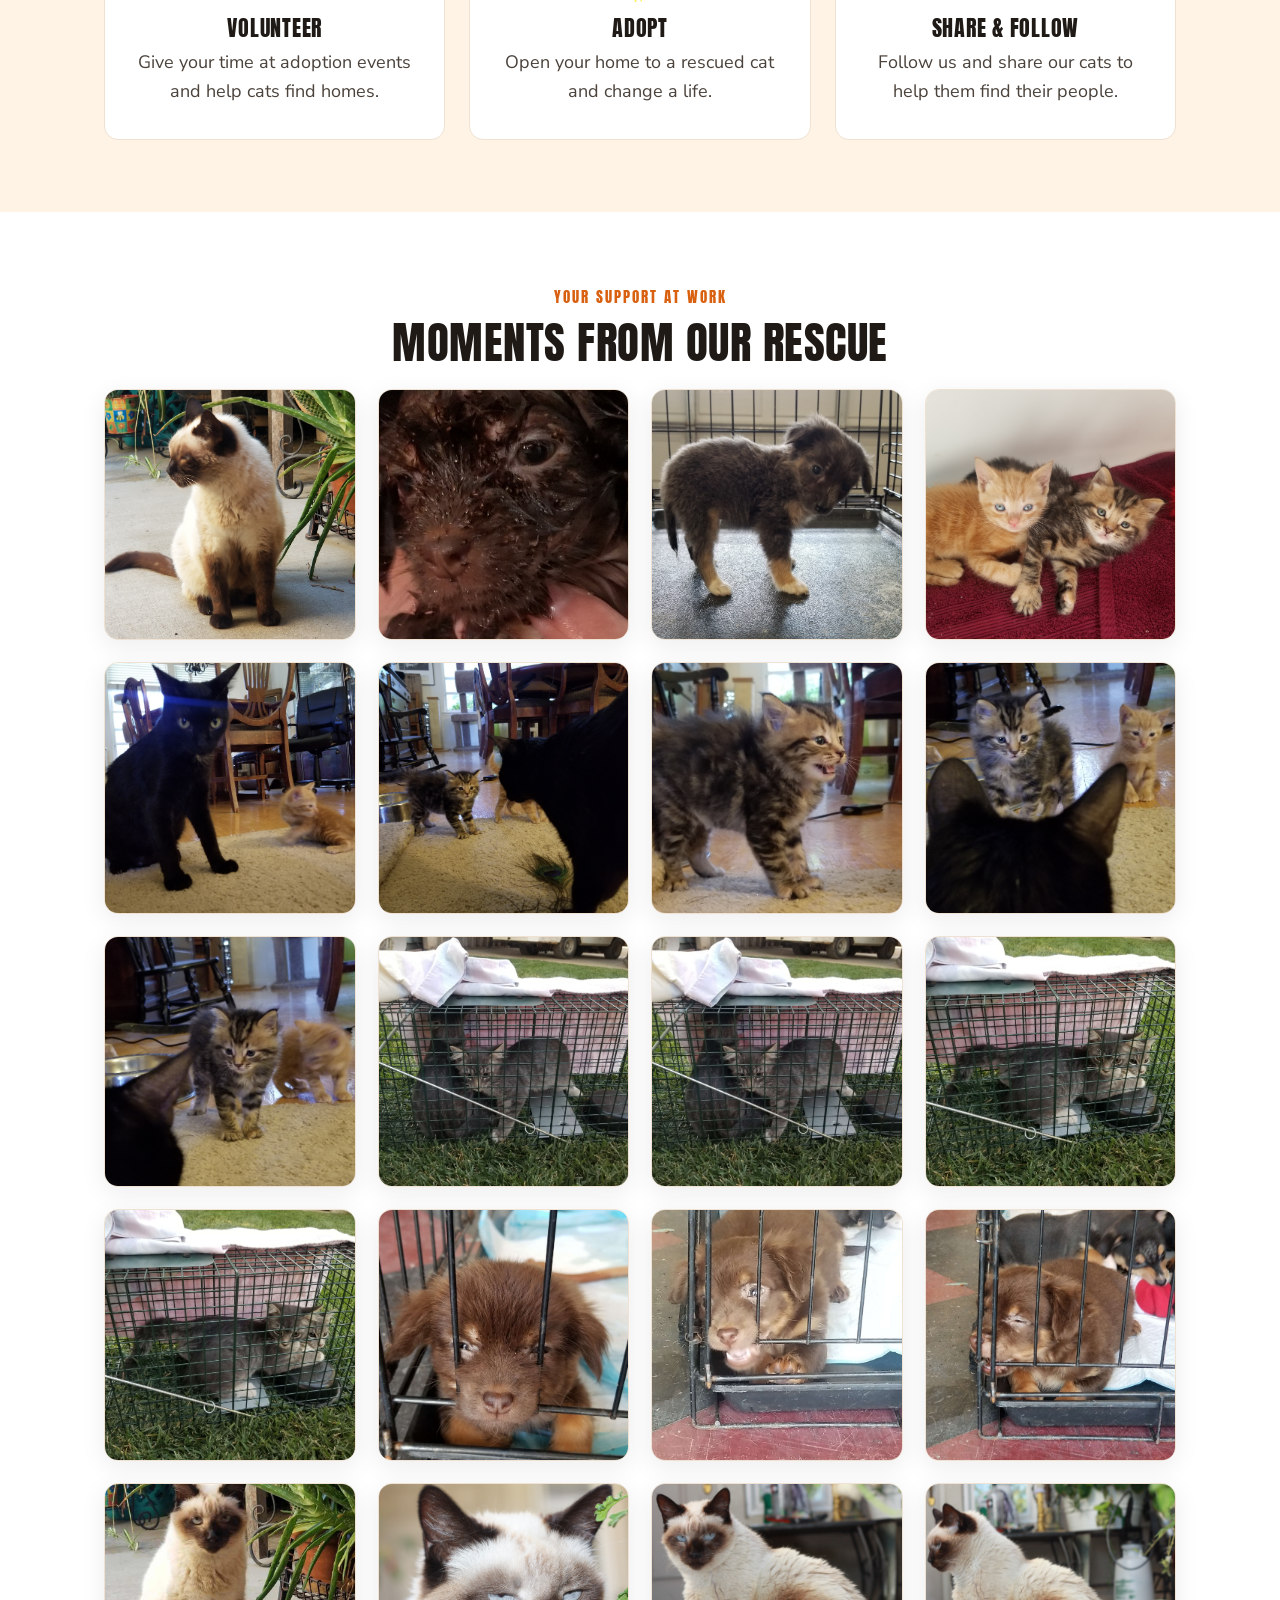
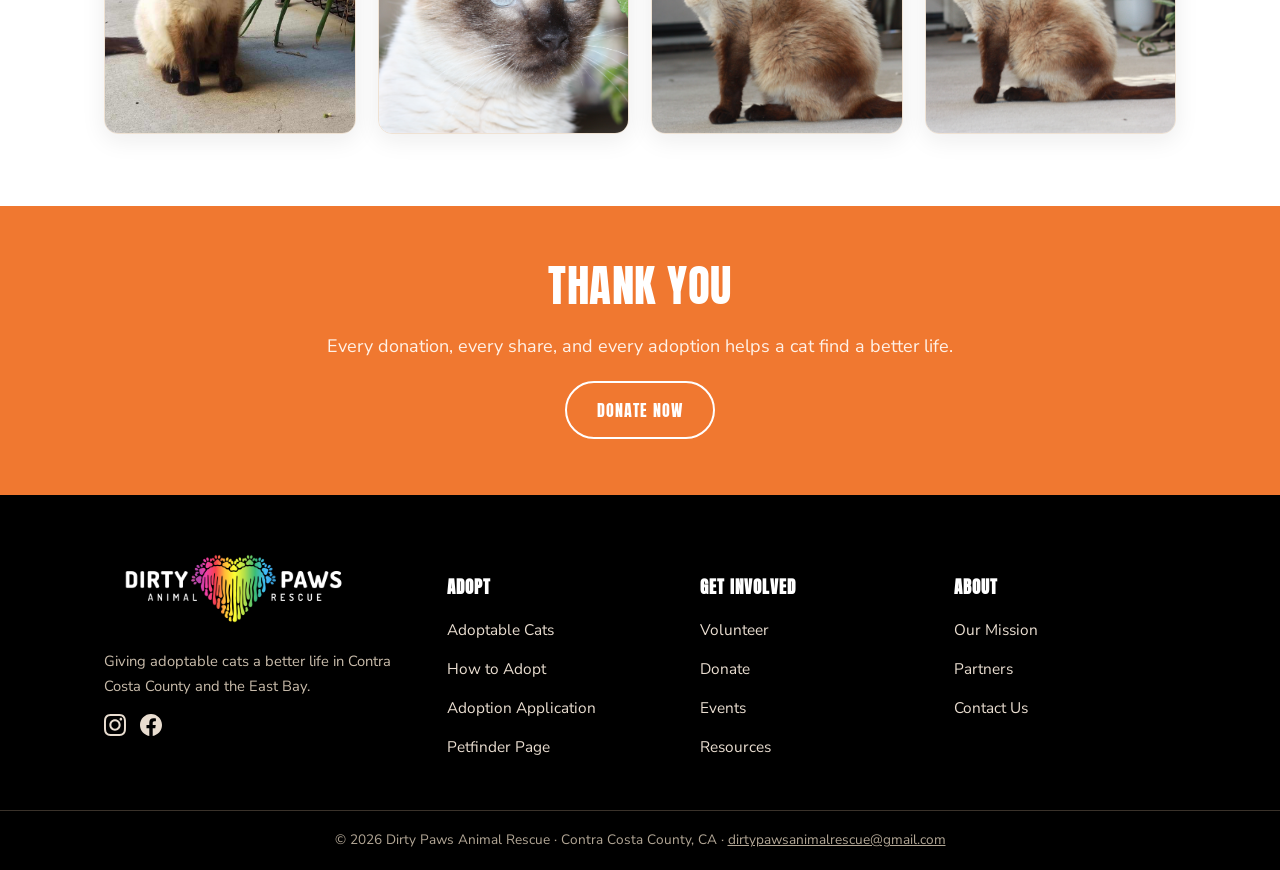
<file: donate/index.html>
<!DOCTYPE html>
<html lang="en">
<head>
  <meta charset="UTF-8">
  <meta name="viewport" content="width=device-width, initial-scale=1.0">
  <meta name="robots" content="noindex">
  <title>Support Us — Dirty Paws Animal Rescue</title>
  <meta name="description" content="Support Dirty Paws Animal Rescue. Donate via PayPal, volunteer, share our cats, or follow us to help rescue cats in Contra Costa County.">
  <meta property="og:title" content="Support Us — Dirty Paws Animal Rescue">
  <meta property="og:description" content="Donate, volunteer, share, or follow to help rescue cats in Contra Costa County.">
  <meta property="og:image" content="../assets/images/donate/donate-01.jpg">
  <meta property="og:type" content="website">
  <link rel="icon" type="image/png" href="../assets/logos/logo-main.png">
  <link rel="preconnect" href="https://fonts.googleapis.com">
  <link rel="preconnect" href="https://fonts.gstatic.com" crossorigin>
  <link href="https://fonts.googleapis.com/css2?family=Anton&family=Nunito+Sans:wght@400;600;700;900&display=swap" rel="stylesheet">
  <link rel="stylesheet" href="../css/new-site.css?v=10">
</head>
<body>

  <header id="site-header"></header>

  <section class="section section-cream">
    <div class="container narrow center">
      <div class="section-label">Support the Rescue</div>
      <h1>Help Us Help Cats</h1>
      <p class="lede" style="margin-left:auto;margin-right:auto;">We rely on your support to continue running and to rescue these animals. Please consider donating so that we can continue to provide Contra Costa County with animal rescue. A donation is never required, however it is greatly appreciated. Thank you to everyone who has supported us thus far. Dirty Paws Animal Rescue is a 501(c)(3) nonprofit organization.<br><em>&ndash; Dirty Paws Animal Rescue</em></p>
    </div>
  </section>

  <!-- Ways to Give -->
  <section class="section section-white">
    <div class="container center">
      <div class="section-label">Ways to Give</div>
      <h2>Three Easy Ways to Help</h2>
      <p class="narrow" style="margin-left:auto;margin-right:auto;">Scan a code with your phone or tap it to open the link — every gift helps us rescue and care for more cats.</p>
      <div class="give-grid" style="display:flex;flex-wrap:wrap;gap:28px;justify-content:center;align-items:stretch;margin-top:32px;">

        <div class="give-card" style="flex:1 1 240px;max-width:300px;background:#fff;border:1px solid #eee;border-radius:16px;padding:24px;box-shadow:0 4px 18px rgba(0,0,0,.06);">
          <h3 style="margin:0 0 10px;">Donate via PayPal</h3>
          <a href="https://www.paypal.com/donate/?hosted_button_id=4ZRZCTS925Y86" target="_blank" rel="noopener">
            <img src="../assets/logos/paypal-button.png" alt="Donate to Dirty Paws Animal Rescue via PayPal" style="max-width:220px;width:100%;height:auto;">
          </a>
          <p style="margin:14px 0 0;"><a href="https://www.paypal.com/donate/?hosted_button_id=4ZRZCTS925Y86" target="_blank" rel="noopener" class="btn btn-primary">Donate with PayPal</a></p>
        </div>

        <div class="give-card" style="flex:1 1 240px;max-width:300px;background:#fff;border:1px solid #eee;border-radius:16px;padding:24px;box-shadow:0 4px 18px rgba(0,0,0,.06);">
          <h3 style="margin:0 0 10px;">Shop Our Amazon Wishlist</h3>
          <a href="https://www.amazon.com/hz/wishlist/ls/8IA41DPHN9CM" target="_blank" rel="noopener">
            <img src="../assets/images/donate-qr/qr-amazon-wishlist.png" alt="Scan to shop the Dirty Paws Amazon wishlist" style="max-width:200px;width:100%;height:auto;">
          </a>
          <p style="margin:14px 0 0;"><a href="https://www.amazon.com/hz/wishlist/ls/8IA41DPHN9CM" target="_blank" rel="noopener" class="btn btn-primary">Open Wishlist</a></p>
        </div>

      </div>
      <p class="donate-note" style="margin-top:24px;">Donations are non-refundable.</p>
    </div>
  </section>

  <!-- Other ways to help -->
  <section class="section section-cream-2">
    <div class="container">
      <div class="section-label center">More Ways to Give</div>
      <h2 class="center">Other Ways to Help</h2>
      <div class="quick-links-grid">
        <a href="../volunteers/" class="quick-card">
          <img src="../assets/logos/icon-volunteers.png" alt="">
          <h3>Volunteer</h3>
          <p>Give your time at adoption events and help cats find homes.</p>
        </a>
        <a href="../cats/" class="quick-card">
          <img src="../assets/logos/icon-about.png" alt="">
          <h3>Adopt</h3>
          <p>Open your home to a rescued cat and change a life.</p>
        </a>
        <a href="https://www.instagram.com/dirtypawsanimalrescue" target="_blank" rel="noopener" class="quick-card">
          <img src="../assets/logos/icon-donate.png" alt="">
          <h3>Share &amp; Follow</h3>
          <p>Follow us and share our cats to help them find their people.</p>
        </a>
      </div>
    </div>
  </section>

  <!-- Gallery -->
  <section class="section section-white">
    <div class="container">
      <div class="section-label center">Your Support at Work</div>
      <h2 class="center">Moments From Our Rescue</h2>
      <div class="card-grid">
        <div class="photo-card"><img src="../assets/images/donate/donate-01.jpg" alt="Dirty Paws Animal Rescue adoption activity" loading="lazy"></div>
        <div class="photo-card"><img src="../assets/images/donate/donate-02.jpg" alt="Dirty Paws Animal Rescue adoption activity" loading="lazy"></div>
        <div class="photo-card"><img src="../assets/images/donate/donate-03.jpg" alt="Dirty Paws Animal Rescue adoption activity" loading="lazy"></div>
        <div class="photo-card"><img src="../assets/images/donate/donate-04.jpg" alt="Dirty Paws Animal Rescue adoption activity" loading="lazy"></div>
        <div class="photo-card"><img src="../assets/images/donate/donate-05.jpg" alt="Dirty Paws Animal Rescue adoption activity" loading="lazy"></div>
        <div class="photo-card"><img src="../assets/images/donate/donate-06.jpg" alt="Dirty Paws Animal Rescue adoption activity" loading="lazy"></div>
        <div class="photo-card"><img src="../assets/images/donate/donate-07.jpg" alt="Dirty Paws Animal Rescue adoption activity" loading="lazy"></div>
        <div class="photo-card"><img src="../assets/images/donate/donate-08.jpg" alt="Dirty Paws Animal Rescue adoption activity" loading="lazy"></div>
        <div class="photo-card"><img src="../assets/images/donate/donate-09.jpg" alt="Dirty Paws Animal Rescue adoption activity" loading="lazy"></div>
        <div class="photo-card"><img src="../assets/images/donate/donate-10.jpg" alt="Dirty Paws Animal Rescue adoption activity" loading="lazy"></div>
        <div class="photo-card"><img src="../assets/images/donate/donate-11.jpg" alt="Dirty Paws Animal Rescue adoption activity" loading="lazy"></div>
        <div class="photo-card"><img src="../assets/images/donate/donate-12.jpg" alt="Dirty Paws Animal Rescue adoption activity" loading="lazy"></div>
        <div class="photo-card"><img src="../assets/images/donate/donate-13.jpg" alt="Dirty Paws Animal Rescue adoption activity" loading="lazy"></div>
        <div class="photo-card"><img src="../assets/images/donate/donate-14.jpg" alt="Dirty Paws Animal Rescue adoption activity" loading="lazy"></div>
        <div class="photo-card"><img src="../assets/images/donate/donate-15.jpg" alt="Dirty Paws Animal Rescue adoption activity" loading="lazy"></div>
        <div class="photo-card"><img src="../assets/images/donate/donate-16.jpg" alt="Dirty Paws Animal Rescue adoption activity" loading="lazy"></div>
        <div class="photo-card"><img src="../assets/images/donate/donate-17.jpg" alt="Dirty Paws Animal Rescue adoption activity" loading="lazy"></div>
        <div class="photo-card"><img src="../assets/images/donate/donate-18.png" alt="Dirty Paws Animal Rescue adoption activity" loading="lazy"></div>
        <div class="photo-card"><img src="../assets/images/donate/donate-19.png" alt="Dirty Paws Animal Rescue adoption activity" loading="lazy"></div>
        <div class="photo-card"><img src="../assets/images/donate/donate-20.png" alt="Dirty Paws Animal Rescue adoption activity" loading="lazy"></div>
      </div>
    </div>
  </section>

  <section class="strip">
    <div class="container">
      <h2>Thank You</h2>
      <p>Every donation, every share, and every adoption helps a cat find a better life.</p>
      <a href="https://www.paypal.com/donate/?hosted_button_id=4ZRZCTS925Y86" target="_blank" rel="noopener" class="btn btn-outline">Donate Now</a>
    </div>
  </section>

  <footer id="site-footer"></footer>
  <script src="../js/new-site.js?v=10"></script>
</body>
</html>
</file>
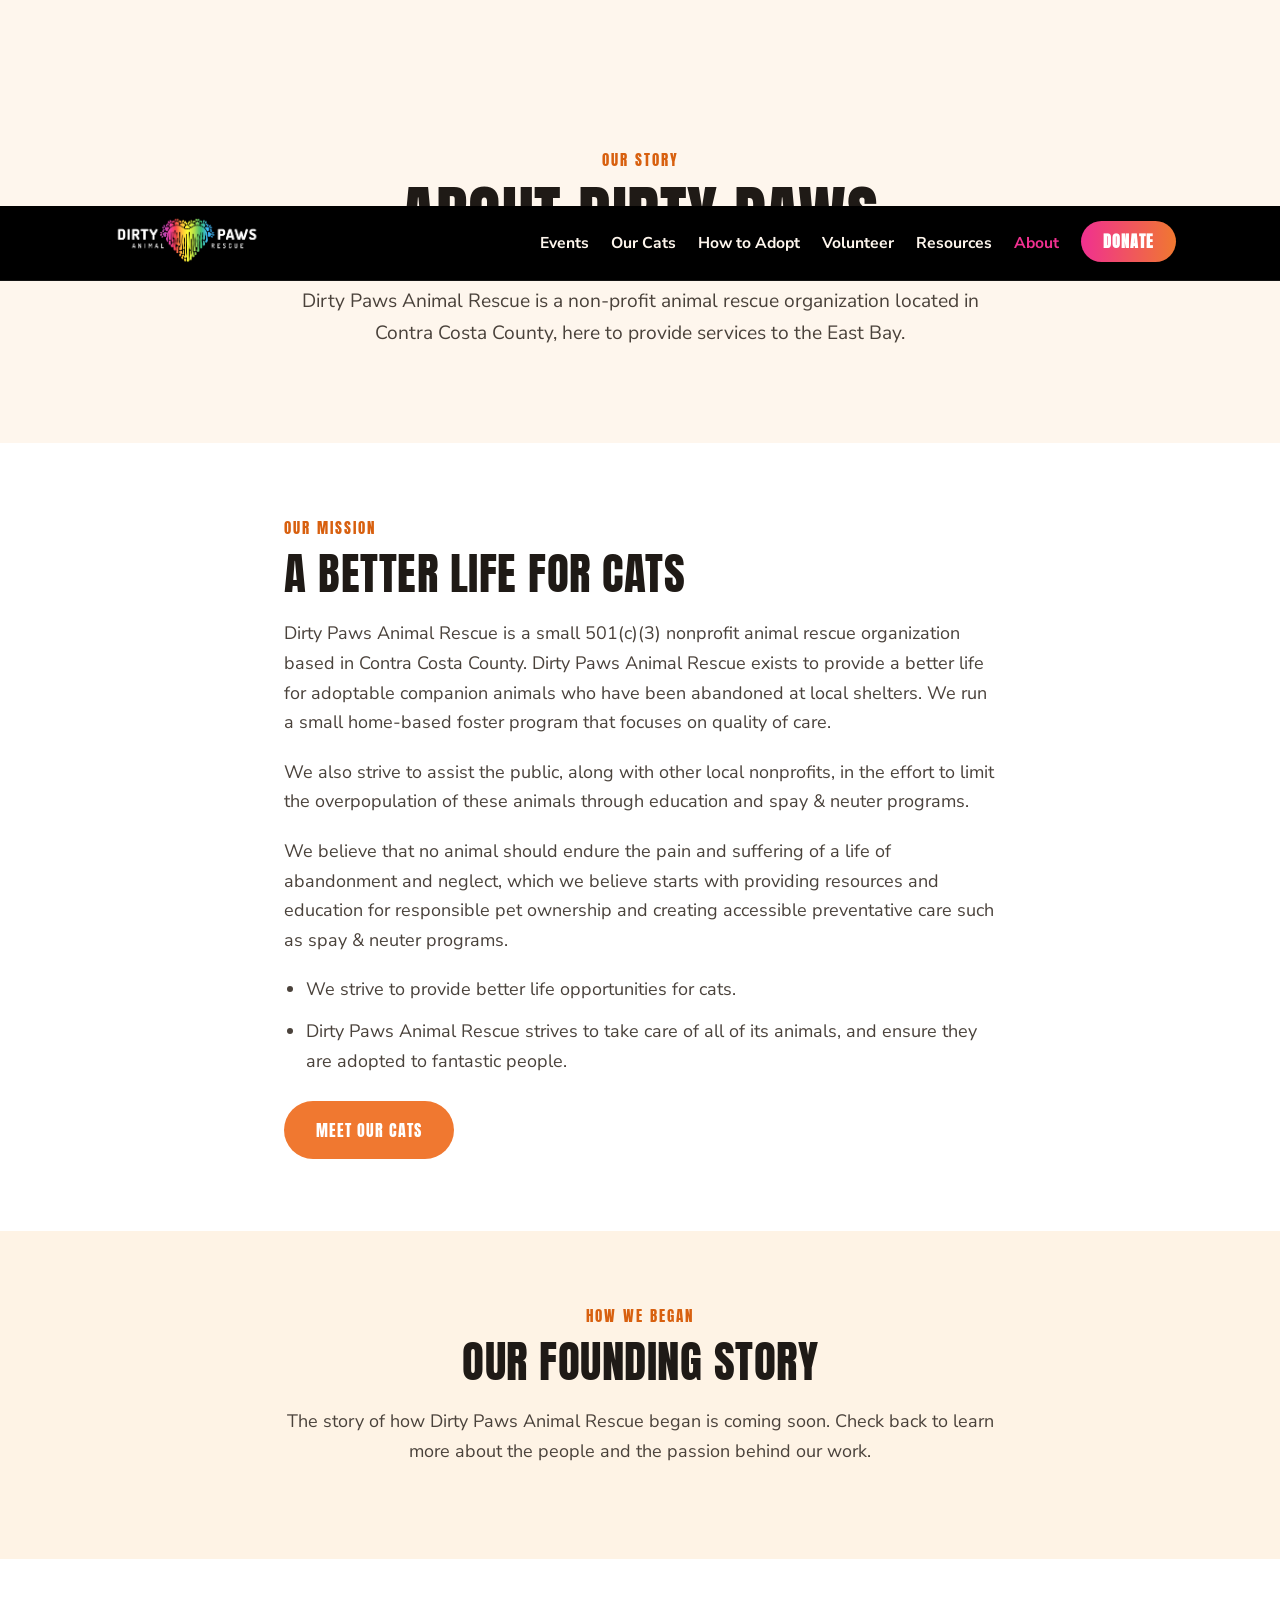
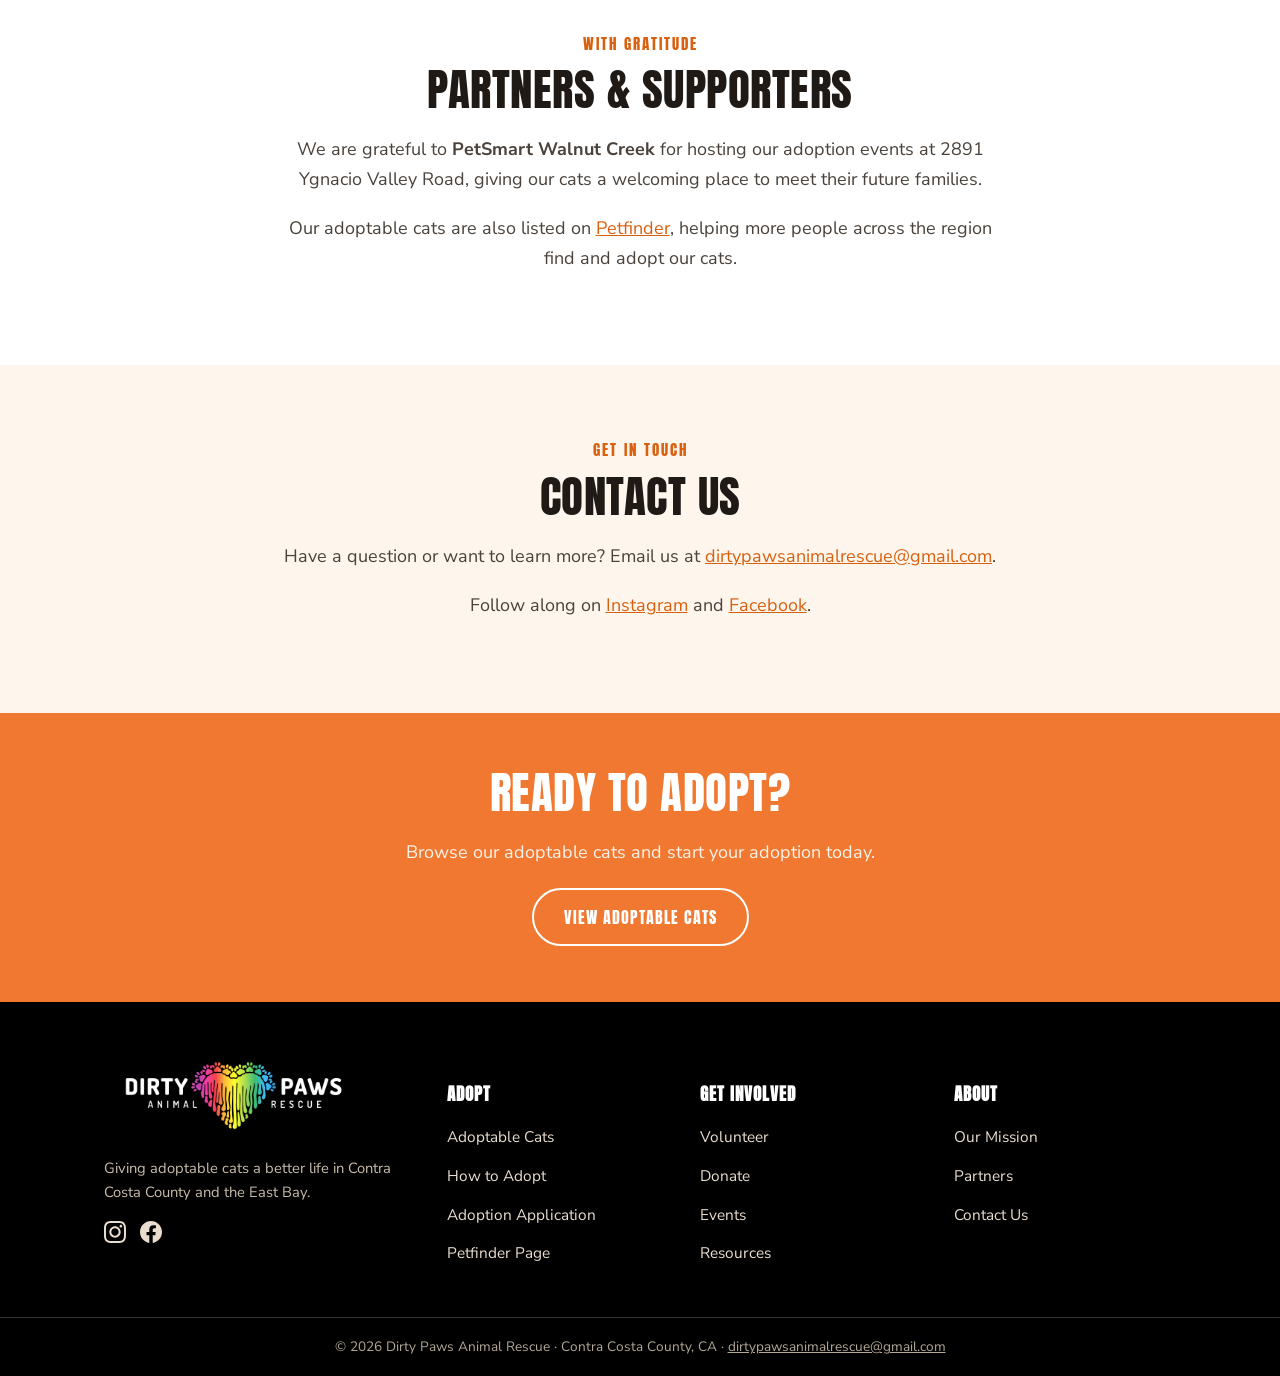
<file: partners/index.html>
<!DOCTYPE html>
<html lang="en">
<head>
  <meta charset="UTF-8">
  <meta name="viewport" content="width=device-width, initial-scale=1.0">
  <meta name="robots" content="noindex">
  <title>Partners &amp; Sponsors — Dirty Paws Animal Rescue</title>
  <meta name="description" content="Dirty Paws Animal Rescue partners and supporters, including PetSmart Walnut Creek and Petfinder.">
  <meta property="og:title" content="Partners &amp; Sponsors — Dirty Paws Animal Rescue">
  <meta property="og:description" content="Our partners and supporters, including PetSmart Walnut Creek and Petfinder.">
  <meta property="og:image" content="../assets/logos/logo-main.png">
  <meta property="og:type" content="website">
  <meta http-equiv="refresh" content="0; url=../about/#partners">
  <link rel="icon" type="image/png" href="../assets/logos/logo-main.png">
  <link rel="preconnect" href="https://fonts.googleapis.com">
  <link rel="preconnect" href="https://fonts.gstatic.com" crossorigin>
  <link href="https://fonts.googleapis.com/css2?family=Anton&family=Nunito+Sans:wght@400;600;700;900&display=swap" rel="stylesheet">
  <link rel="stylesheet" href="../css/new-site.css?v=10">
</head>
<body>
  <header id="site-header"></header>
  <section class="section section-cream">
    <div class="container narrow center">
      <div class="section-label">With Gratitude</div>
      <h1>Partners &amp; Sponsors</h1>
      <p class="lede" style="margin-left:auto;margin-right:auto;">Our partners and supporters now live on our About page.</p>
      <a href="../about/#partners" class="btn btn-primary">See Our Partners</a>
    </div>
  </section>
  <footer id="site-footer"></footer>
  <script src="../js/new-site.js?v=10"></script>
</body>
</html>
</file>
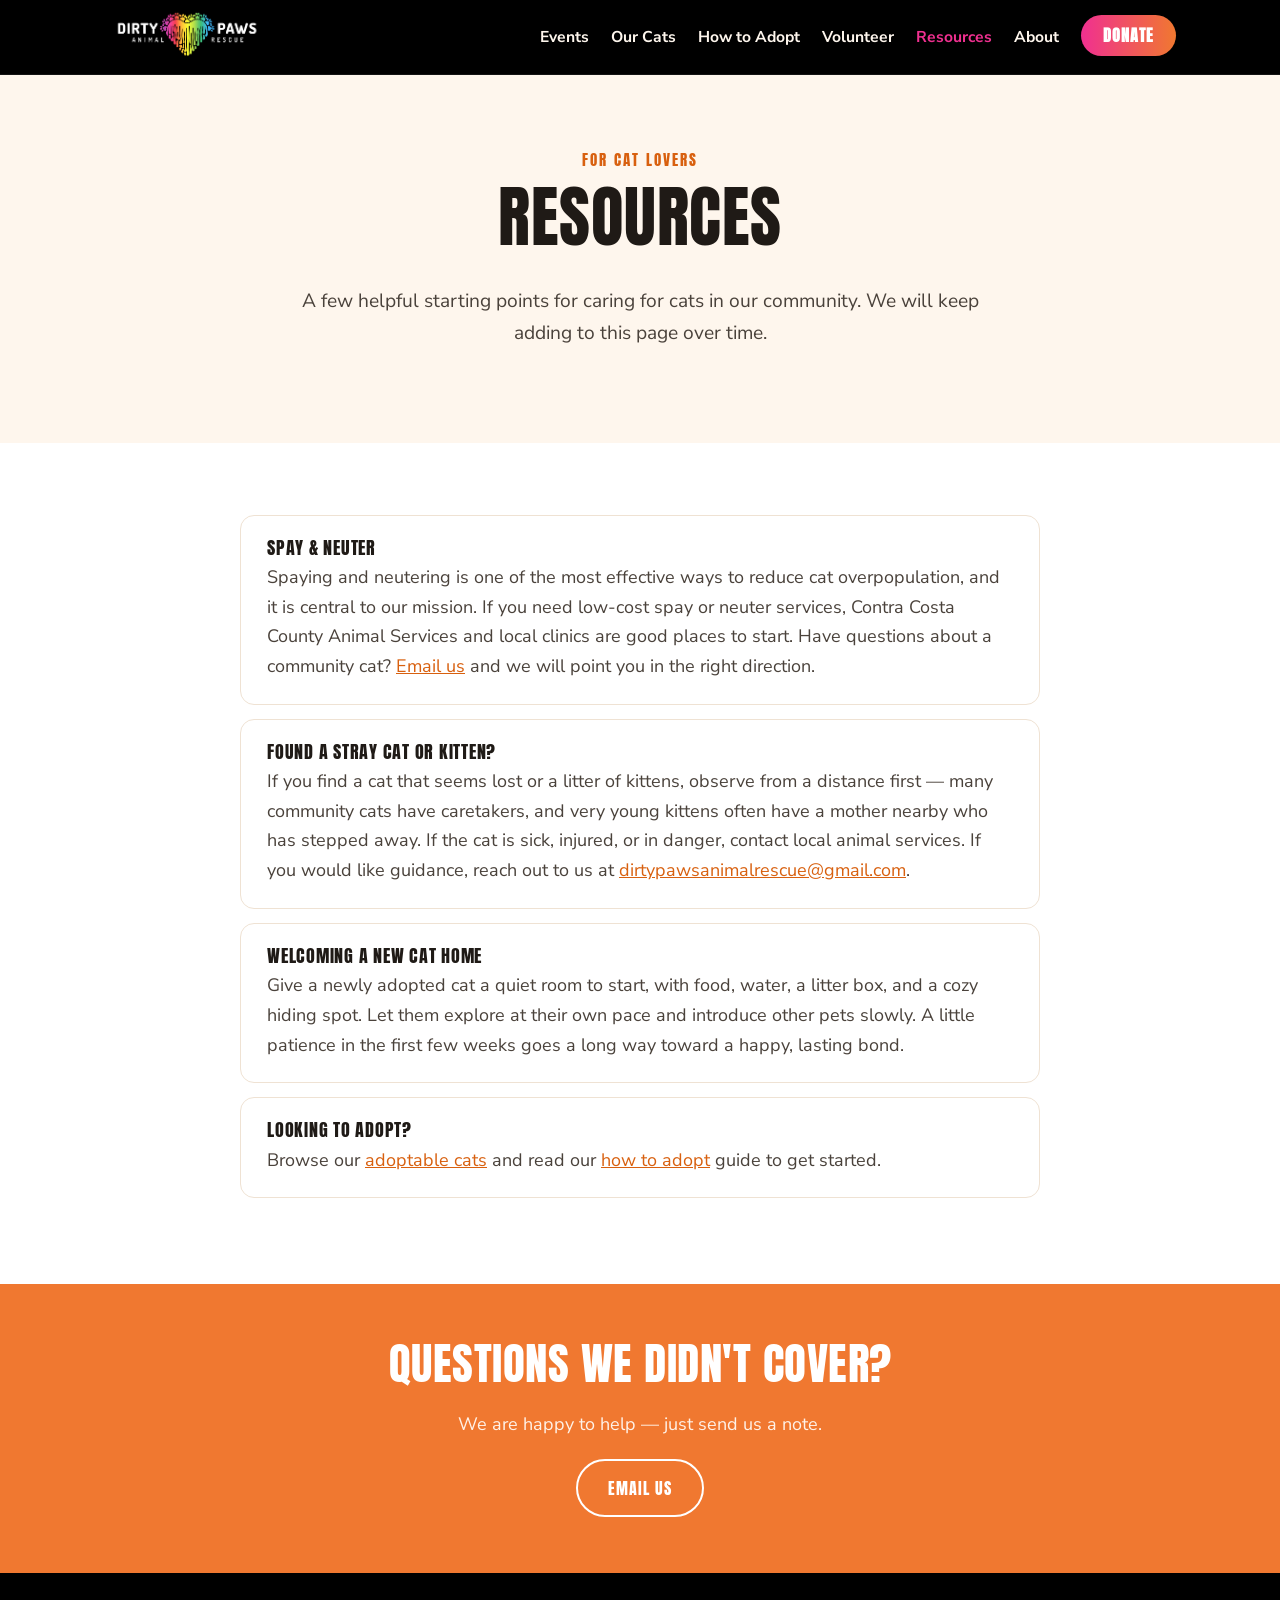
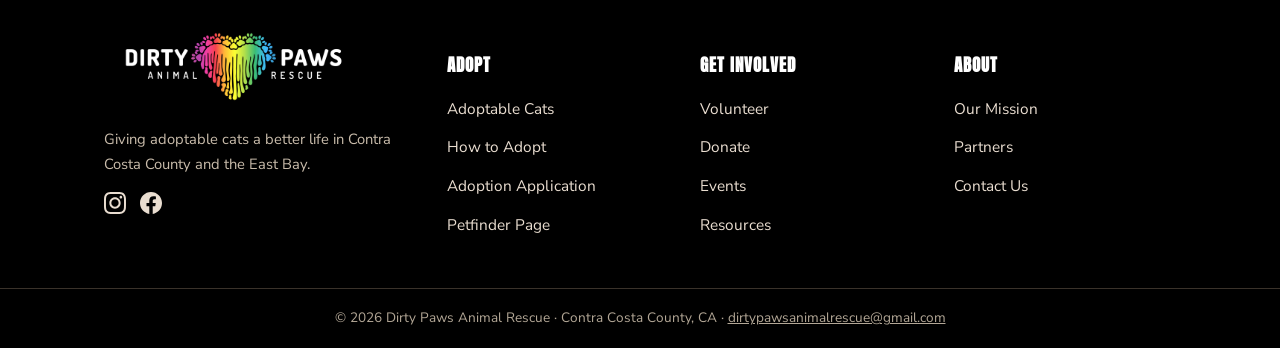
<file: resources/index.html>
<!DOCTYPE html>
<html lang="en">
<head>
  <meta charset="UTF-8">
  <meta name="viewport" content="width=device-width, initial-scale=1.0">
  <meta name="robots" content="noindex">
  <title>Resources — Dirty Paws Animal Rescue</title>
  <meta name="description" content="Helpful cat-care resources from Dirty Paws Animal Rescue: spay and neuter information, what to do if you find a stray cat, and welcoming a new cat home.">
  <meta property="og:title" content="Resources — Dirty Paws Animal Rescue">
  <meta property="og:description" content="Helpful cat-care resources: spay and neuter, found a stray, and welcoming a new cat home.">
  <meta property="og:image" content="../assets/images/cats/cat-08.jpg">
  <meta property="og:type" content="website">
  <link rel="icon" type="image/png" href="../assets/logos/logo-main.png">
  <link rel="preconnect" href="https://fonts.googleapis.com">
  <link rel="preconnect" href="https://fonts.gstatic.com" crossorigin>
  <link href="https://fonts.googleapis.com/css2?family=Anton&family=Nunito+Sans:wght@400;600;700;900&display=swap" rel="stylesheet">
  <link rel="stylesheet" href="../css/new-site.css?v=10">
</head>
<body>

  <header id="site-header"></header>

  <section class="section section-cream">
    <div class="container narrow center">
      <div class="section-label">For Cat Lovers</div>
      <h1>Resources</h1>
      <p class="lede" style="margin-left:auto;margin-right:auto;">A few helpful starting points for caring for cats in our community. We will keep adding to this page over time.</p>
    </div>
  </section>

  <section class="section section-white">
    <div class="container">
      <div class="faq">
        <div class="faq-item">
          <h3>Spay &amp; Neuter</h3>
          <p>Spaying and neutering is one of the most effective ways to reduce cat overpopulation, and it is central to our mission. If you need low-cost spay or neuter services, Contra Costa County Animal Services and local clinics are good places to start. Have questions about a community cat? <a href="mailto:dirtypawsanimalrescue@gmail.com">Email us</a> and we will point you in the right direction.</p>
        </div>
        <div class="faq-item">
          <h3>Found a Stray Cat or Kitten?</h3>
          <p>If you find a cat that seems lost or a litter of kittens, observe from a distance first — many community cats have caretakers, and very young kittens often have a mother nearby who has stepped away. If the cat is sick, injured, or in danger, contact local animal services. If you would like guidance, reach out to us at <a href="mailto:dirtypawsanimalrescue@gmail.com">dirtypawsanimalrescue@gmail.com</a>.</p>
        </div>
        <div class="faq-item">
          <h3>Welcoming a New Cat Home</h3>
          <p>Give a newly adopted cat a quiet room to start, with food, water, a litter box, and a cozy hiding spot. Let them explore at their own pace and introduce other pets slowly. A little patience in the first few weeks goes a long way toward a happy, lasting bond.</p>
        </div>
        <div class="faq-item">
          <h3>Looking to Adopt?</h3>
          <p>Browse our <a href="../cats/">adoptable cats</a> and read our <a href="../adopt/">how to adopt</a> guide to get started.</p>
        </div>
      </div>
    </div>
  </section>

  <section class="strip">
    <div class="container">
      <h2>Questions We Didn't Cover?</h2>
      <p>We are happy to help — just send us a note.</p>
      <a href="mailto:dirtypawsanimalrescue@gmail.com" class="btn btn-outline">Email Us</a>
    </div>
  </section>

  <footer id="site-footer"></footer>
  <script src="../js/new-site.js?v=10"></script>
</body>
</html>
</file>
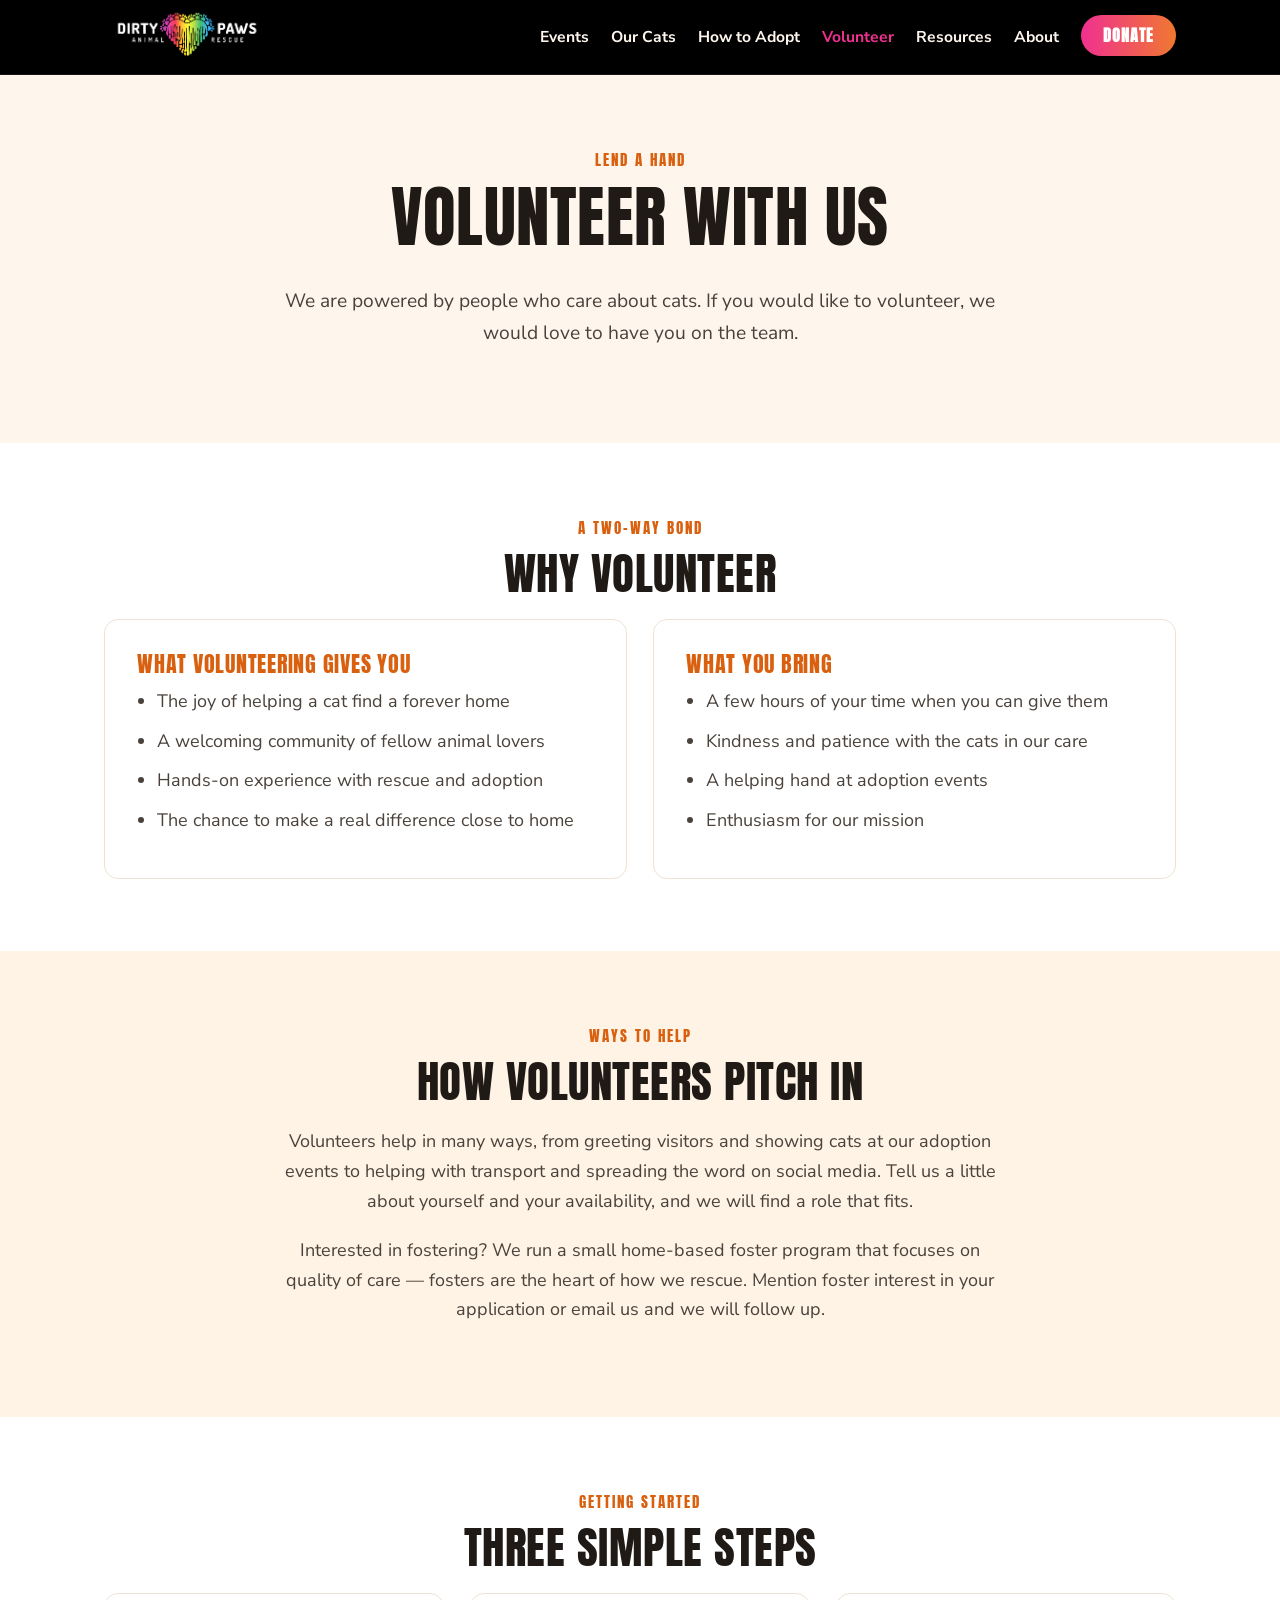
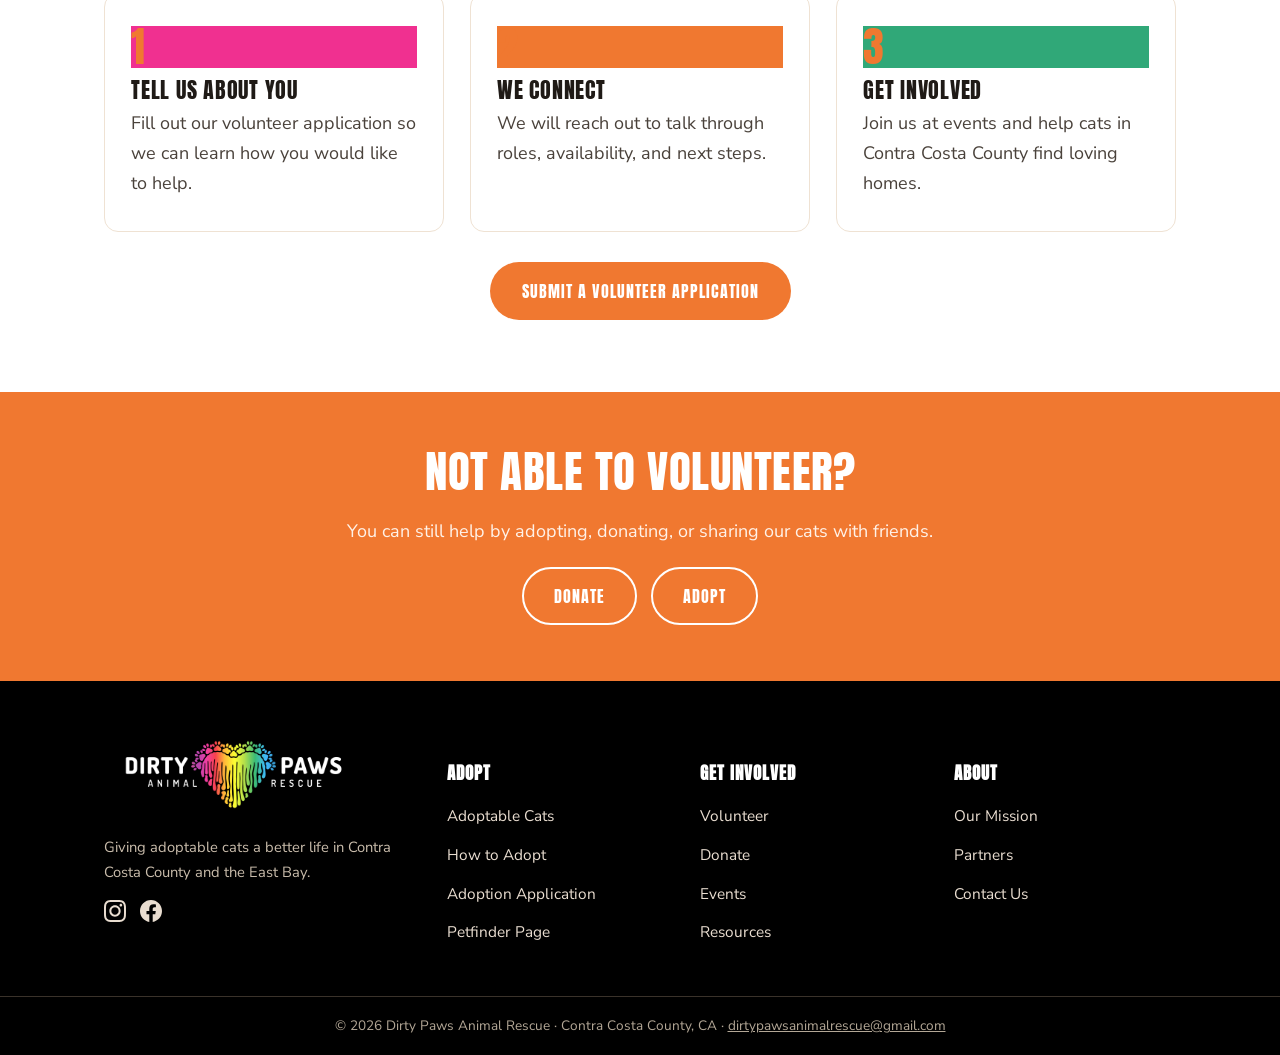
<file: volunteers/index.html>
<!DOCTYPE html>
<html lang="en">
<head>
  <meta charset="UTF-8">
  <meta name="viewport" content="width=device-width, initial-scale=1.0">
  <meta name="robots" content="noindex">
  <title>Volunteer — Dirty Paws Animal Rescue</title>
  <meta name="description" content="Volunteer with Dirty Paws Animal Rescue and help cats in Contra Costa County find loving homes. See how to get involved and submit a volunteer application.">
  <meta property="og:title" content="Volunteer — Dirty Paws Animal Rescue">
  <meta property="og:description" content="Help cats in Contra Costa County find loving homes. See how to get involved with Dirty Paws Animal Rescue.">
  <meta property="og:image" content="../assets/images/cats/cat-09.jpg">
  <meta property="og:type" content="website">
  <link rel="icon" type="image/png" href="../assets/logos/logo-main.png">
  <link rel="preconnect" href="https://fonts.googleapis.com">
  <link rel="preconnect" href="https://fonts.gstatic.com" crossorigin>
  <link href="https://fonts.googleapis.com/css2?family=Anton&family=Nunito+Sans:wght@400;600;700;900&display=swap" rel="stylesheet">
  <link rel="stylesheet" href="../css/new-site.css?v=10">
</head>
<body>

  <header id="site-header"></header>

  <section class="section section-cream">
    <div class="container narrow center">
      <div class="section-label">Lend a Hand</div>
      <h1>Volunteer With Us</h1>
      <p class="lede" style="margin-left:auto;margin-right:auto;">We are powered by people who care about cats. If you would like to volunteer, we would love to have you on the team.</p>
    </div>
  </section>

  <!-- Reciprocal framing -->
  <section class="section section-white">
    <div class="container">
      <div class="section-label center">A Two-Way Bond</div>
      <h2 class="center">Why Volunteer</h2>
      <div class="reciprocal">
        <div class="col">
          <h3>What Volunteering Gives You</h3>
          <ul>
            <li>The joy of helping a cat find a forever home</li>
            <li>A welcoming community of fellow animal lovers</li>
            <li>Hands-on experience with rescue and adoption</li>
            <li>The chance to make a real difference close to home</li>
          </ul>
        </div>
        <div class="col">
          <h3>What You Bring</h3>
          <ul>
            <li>A few hours of your time when you can give them</li>
            <li>Kindness and patience with the cats in our care</li>
            <li>A helping hand at adoption events</li>
            <li>Enthusiasm for our mission</li>
          </ul>
        </div>
      </div>
    </div>
  </section>

  <!-- Roles intro -->
  <section class="section section-cream-2">
    <div class="container narrow center">
      <div class="section-label">Ways to Help</div>
      <h2>How Volunteers Pitch In</h2>
      <p>Volunteers help in many ways, from greeting visitors and showing cats at our adoption events to helping with transport and spreading the word on social media. Tell us a little about yourself and your availability, and we will find a role that fits.</p>
      <p>Interested in fostering? We run a small home-based foster program that focuses on quality of care — fosters are the heart of how we rescue. Mention foster interest in your application or email us and we will follow up.</p>
    </div>
  </section>

  <!-- 3-step CTA -->
  <section class="section section-white">
    <div class="container">
      <div class="section-label center">Getting Started</div>
      <h2 class="center">Three Simple Steps</h2>
      <div class="steps">
        <div class="step">
          <div class="step-num">1</div>
          <h3>Tell Us About You</h3>
          <p>Fill out our volunteer application so we can learn how you would like to help.</p>
        </div>
        <div class="step">
          <div class="step-num">2</div>
          <h3>We Connect</h3>
          <p>We will reach out to talk through roles, availability, and next steps.</p>
        </div>
        <div class="step">
          <div class="step-num">3</div>
          <h3>Get Involved</h3>
          <p>Join us at events and help cats in Contra Costa County find loving homes.</p>
        </div>
      </div>
      <div class="center" style="margin-top:30px;">
        <a href="https://docs.google.com/forms/d/1EzqmO-zkXfGAVnJ_-6VzegjaZ1VPWC6xxb6UUtUAW10/viewform" target="_blank" rel="noopener" class="btn btn-primary">Submit a Volunteer Application</a>
      </div>
    </div>
  </section>

  <section class="strip">
    <div class="container">
      <h2>Not Able to Volunteer?</h2>
      <p>You can still help by adopting, donating, or sharing our cats with friends.</p>
      <div class="btn-row" style="justify-content:center;">
        <a href="../donate/" class="btn btn-outline">Donate</a>
        <a href="../cats/" class="btn btn-outline">Adopt</a>
      </div>
    </div>
  </section>

  <footer id="site-footer"></footer>
  <script src="../js/new-site.js?v=10"></script>
</body>
</html>
</file>
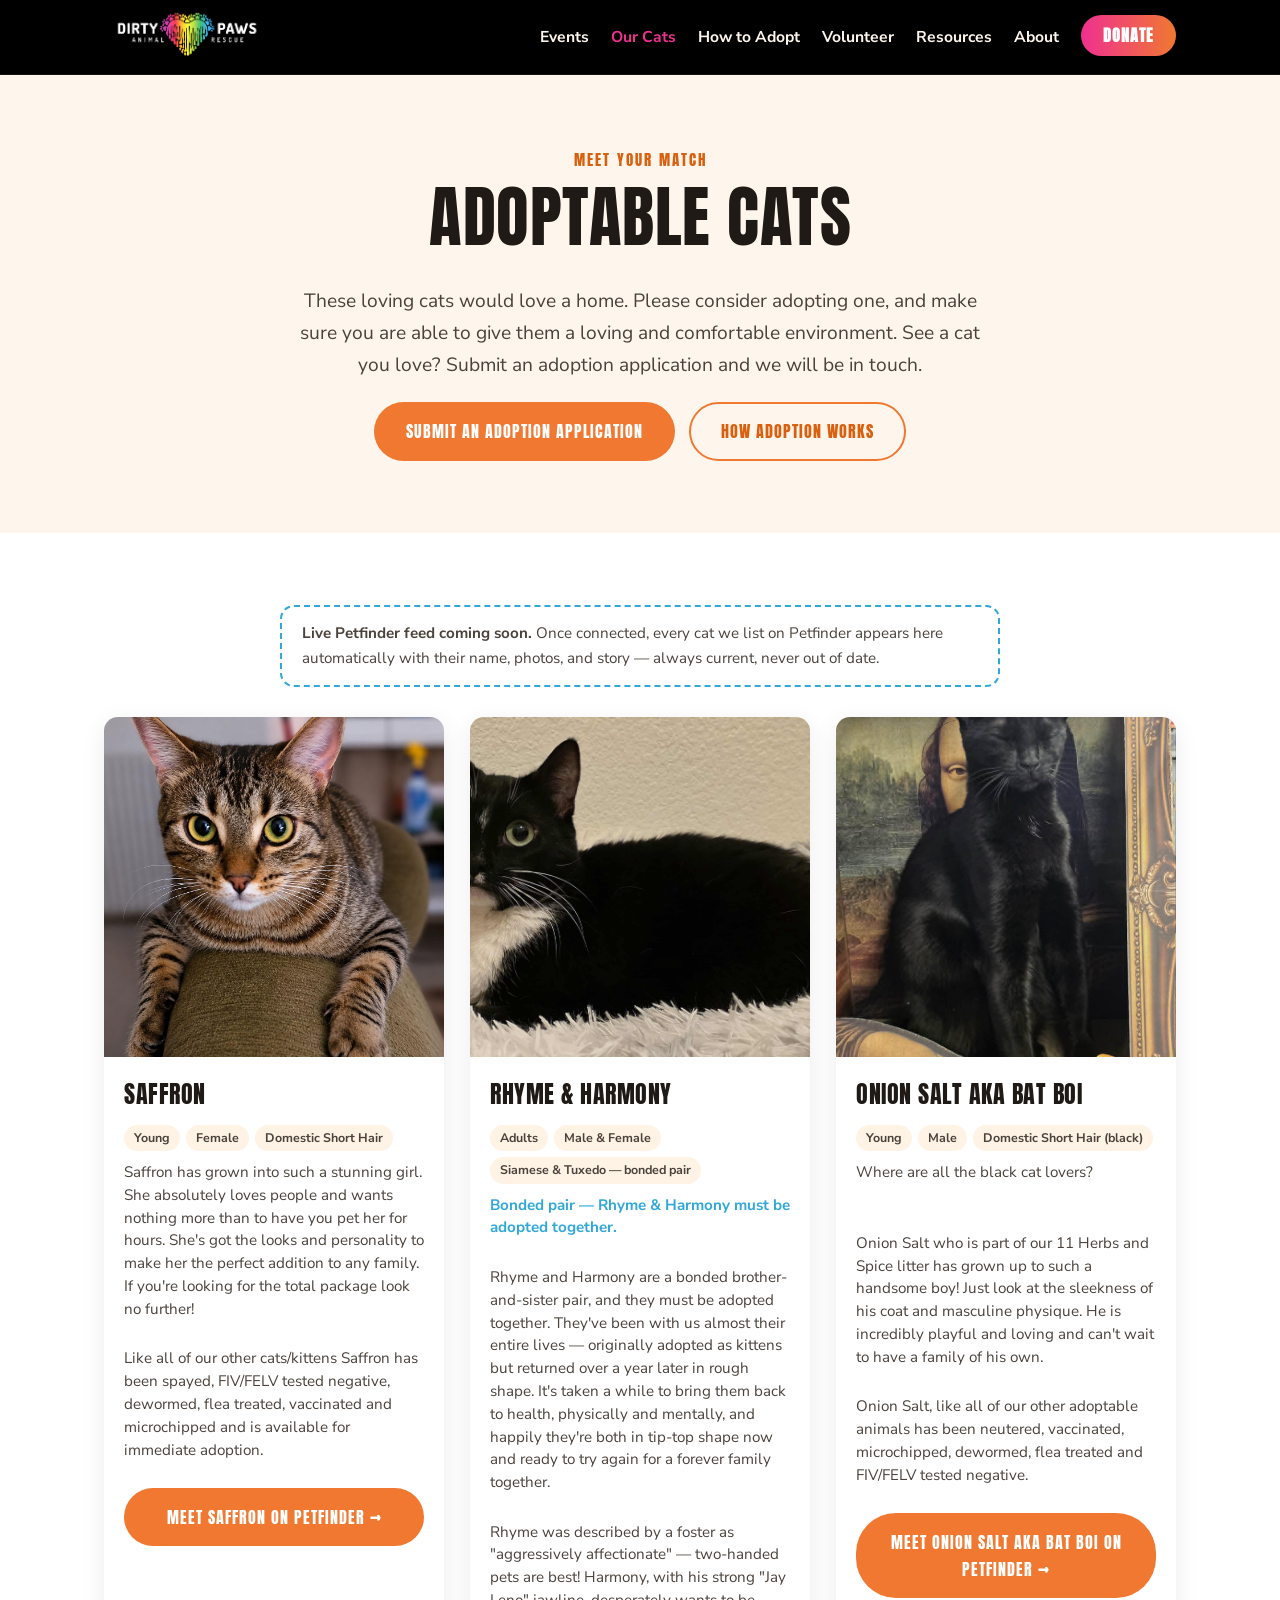
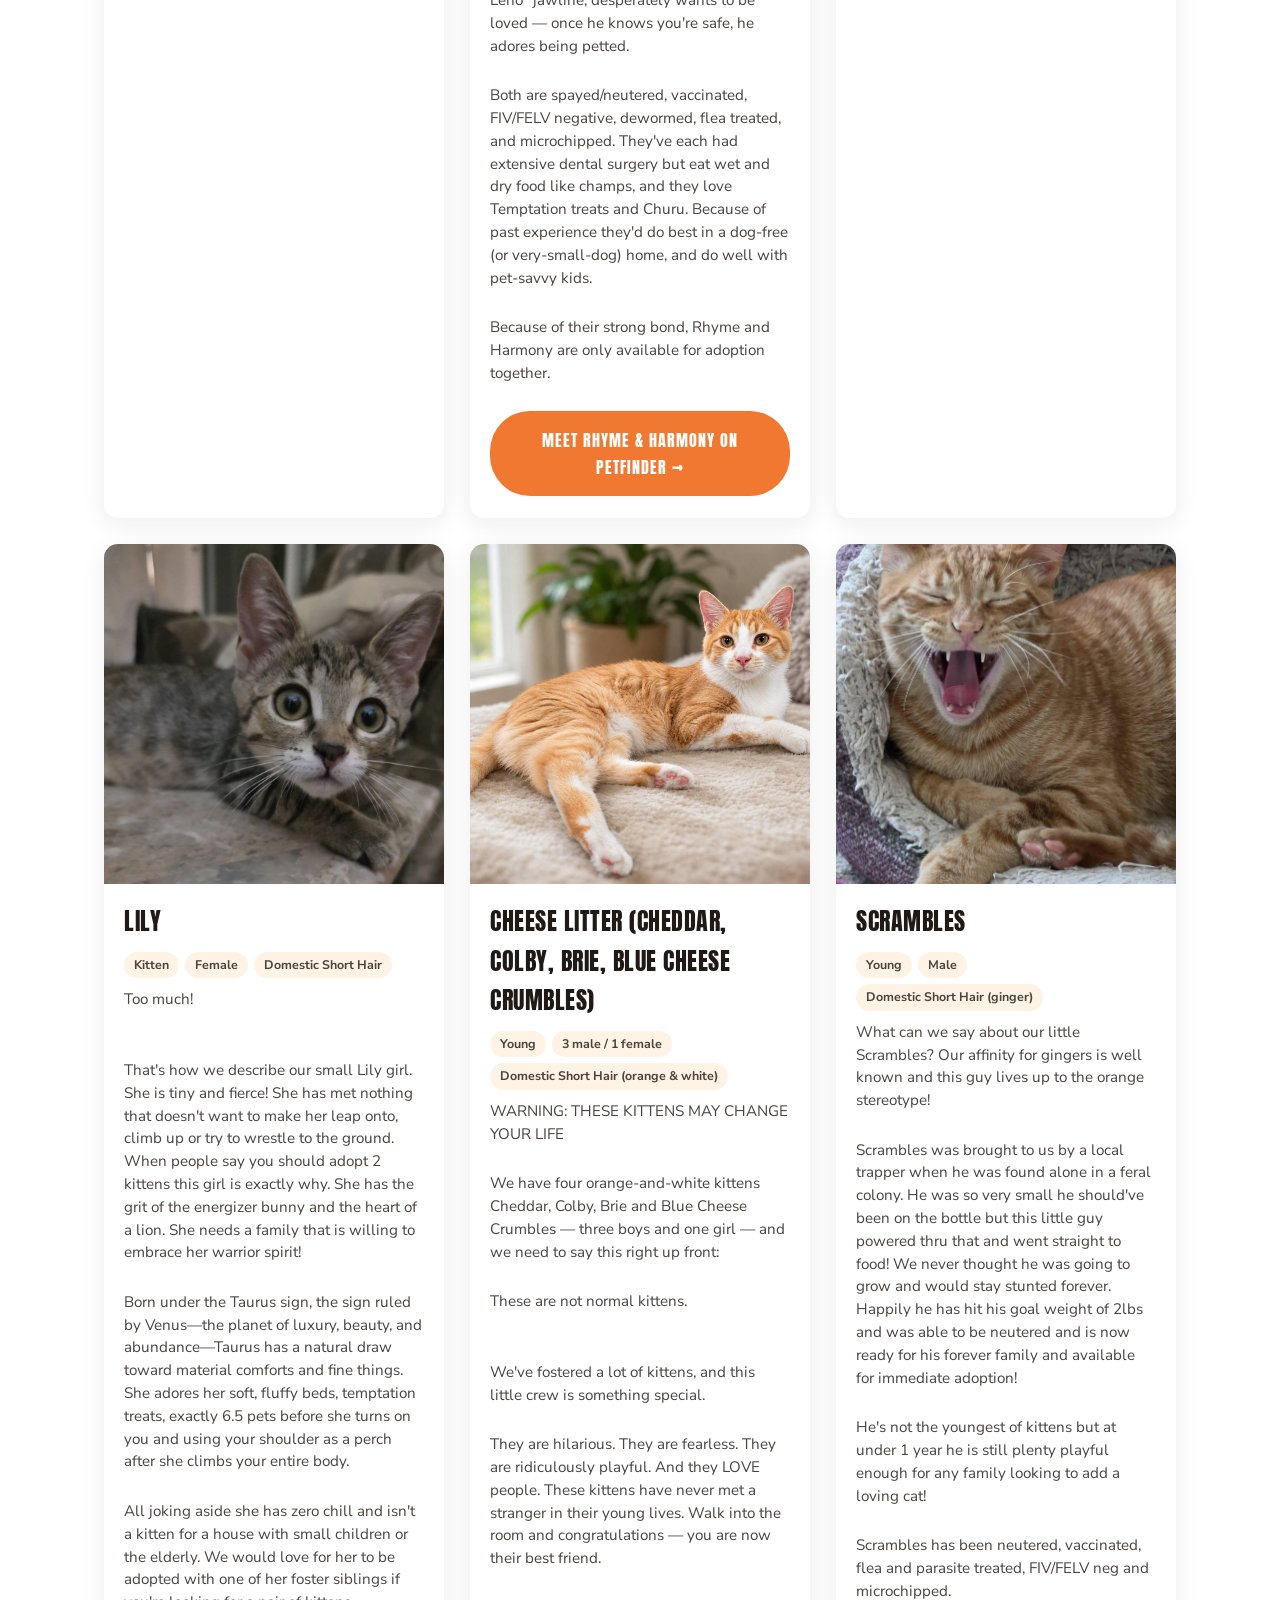
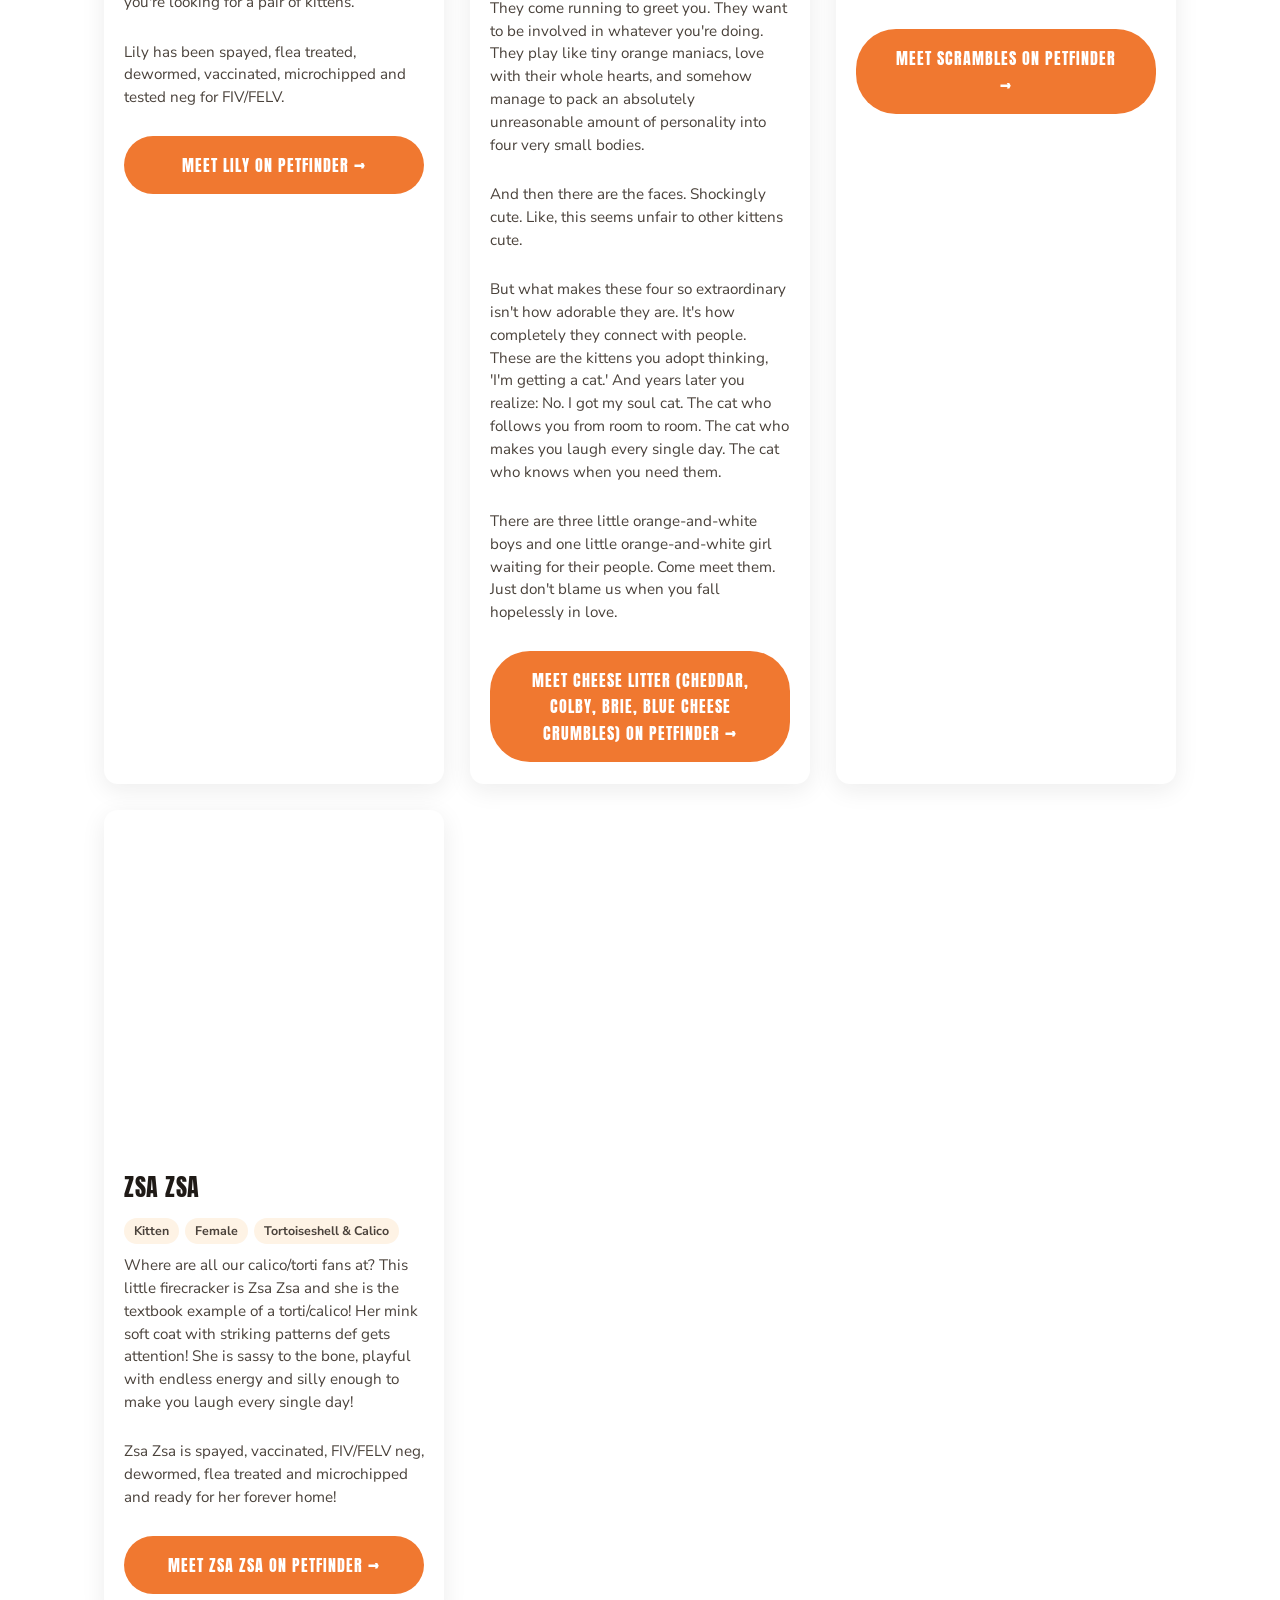
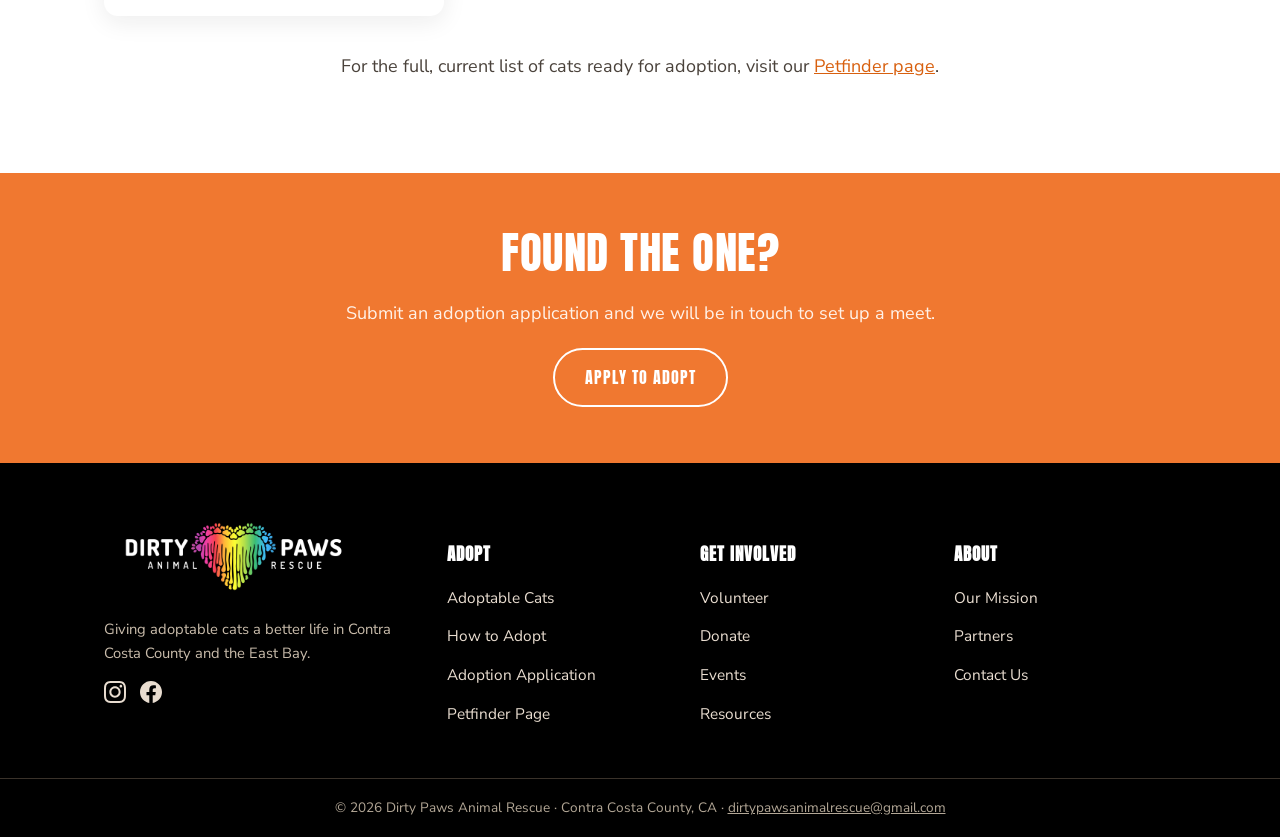
<file: cats/available/index.html>
<!DOCTYPE html>
<html lang="en">
<head>
  <meta charset="UTF-8">
  <meta name="viewport" content="width=device-width, initial-scale=1.0">
  <meta name="robots" content="noindex">
  <title>Available Cats — Dirty Paws Animal Rescue</title>
  <meta name="description" content="See the cats available for adoption through Dirty Paws Animal Rescue in Contra Costa County.">
  <meta property="og:title" content="Available Cats — Dirty Paws Animal Rescue">
  <meta property="og:description" content="See the cats available for adoption through Dirty Paws Animal Rescue.">
  <meta property="og:image" content="../../assets/images/cats/cat-03.jpg">
  <meta property="og:type" content="website">
  <meta http-equiv="refresh" content="0; url=../">
  <link rel="icon" type="image/png" href="../../assets/logos/logo-main.png">
  <link rel="preconnect" href="https://fonts.googleapis.com">
  <link rel="preconnect" href="https://fonts.gstatic.com" crossorigin>
  <link href="https://fonts.googleapis.com/css2?family=Anton&family=Nunito+Sans:wght@400;600;700;900&display=swap" rel="stylesheet">
  <link rel="stylesheet" href="../../css/new-site.css">
</head>
<body>
  <header id="site-header"></header>
  <section class="section section-cream">
    <div class="container narrow center">
      <div class="section-label">Meet Your Match</div>
      <h1>Available Cats</h1>
      <p class="lede" style="margin-left:auto;margin-right:auto;">Our adoptable cats now live on one page.</p>
      <a href="../" class="btn btn-primary">View Adoptable Cats</a>
    </div>
  </section>
  <footer id="site-footer"></footer>
  <script src="../../js/new-site.js"></script>
</body>
</html>
</file>
<file: css/new-site.css>
/* =========================================================
   Dirty Paws Animal Rescue — new-site.css
   Street Cats Club model: warm orange on cream, Anton display,
   Nunito Sans body. Low density, generous whitespace.
   ========================================================= */

/* ---- Tokens ---- */
:root {
  --orange:       #f07830;   /* from logo heart */
  --orange-deep:  #d8600f;
  --pink:         #f03090;   /* from logo heart */
  --pink-deep:    #d81b7a;
  --yellow:       #f0d830;   /* from logo heart */
  --green:        #30a878;   /* from logo heart */
  --blue:         #30a8d8;   /* from logo heart */
  --cream:        #fef6ed;
  --cream-2:      #fef3e5;
  --white:        #ffffff;
  --ink:          #1f1a16;
  --ink-soft:     #4a423b;
  --line:         #efe2d3;
  --maxw:         1120px;
  --radius:       14px;
  --shadow:       0 6px 24px rgba(31, 26, 22, 0.08);
}

/* ---- Reset ---- */
*, *::before, *::after { box-sizing: border-box; }
html { scroll-behavior: smooth; }
body {
  margin: 0;
  font-family: "Nunito Sans", -apple-system, BlinkMacSystemFont, "Segoe UI", sans-serif;
  color: var(--ink);
  background: var(--cream);
  line-height: 1.65;
  font-size: 18px;
  -webkit-font-smoothing: antialiased;
}
img { max-width: 100%; display: block; }
a { color: var(--orange-deep); }

h1, h2, h3, .display {
  font-family: "Anton", "Arial Narrow", sans-serif;
  font-weight: 400;
  text-transform: uppercase;
  letter-spacing: 0.5px;
  line-height: 1.05;
  color: var(--ink);
  margin: 0 0 0.5em;
}
h1 { font-size: clamp(2.4rem, 6vw, 4.2rem); }
h2 { font-size: clamp(1.8rem, 4vw, 2.8rem); }
h3 { font-size: clamp(1.15rem, 2vw, 1.4rem); letter-spacing: 0.75px; }

p { margin: 0 0 1.1em; color: var(--ink-soft); }

.container { max-width: var(--maxw); margin: 0 auto; padding: 0 24px; }
.section { padding: 72px 0; }
.section-cream { background: var(--cream); }
.section-cream-2 { background: var(--cream-2); }
.section-white { background: var(--white); }
.section-label {
  font-family: "Anton", sans-serif;
  text-transform: uppercase;
  letter-spacing: 2px;
  color: var(--orange-deep);
  font-size: 0.95rem;
  margin-bottom: 10px;
}
.lede { font-size: 1.2rem; max-width: 720px; }
.center { text-align: center; }
.narrow { max-width: 760px; margin-left: auto; margin-right: auto; }

/* ---- Buttons ---- */
.btn {
  display: inline-block;
  font-family: "Anton", sans-serif;
  text-transform: uppercase;
  letter-spacing: 1px;
  text-decoration: none;
  padding: 14px 30px;
  border-radius: 40px;
  font-size: 1rem;
  transition: transform .12s ease, background .15s ease;
  border: 2px solid transparent;
}
.btn:hover { transform: translateY(-2px); }
.btn-primary { background: var(--orange); color: #fff; }
.btn-primary:hover { background: var(--orange-deep); }
.btn-outline { background: transparent; color: var(--orange-deep); border-color: var(--orange); }
.btn-outline:hover { background: var(--orange); color: #fff; }

/* ---- Header ---- */
.site-header {
  position: sticky;
  top: 0;
  z-index: 100;
  background: #000;
  backdrop-filter: blur(6px);
  border-bottom: 1px solid rgba(255,255,255,0.08);
}
.header-inner {
  display: flex;
  align-items: center;
  justify-content: space-between;
  max-width: var(--maxw);
  margin: 0 auto;
  padding: 10px 24px;
  gap: 16px;
}
.header-logo img { height: 54px; width: auto; }
.nav-links {
  list-style: none;
  display: flex;
  align-items: center;
  gap: 22px;
  margin: 0;
  padding: 0;
}
.nav-links a {
  white-space: nowrap;
  font-family: "Nunito Sans", sans-serif;
  font-weight: 700;
  color: #fef6ed;
  text-decoration: none;
  font-size: 0.98rem;
}
.nav-links a:hover, .nav-links a.active { color: var(--pink); }
.btn-donate {
  background: linear-gradient(90deg, var(--pink) 0%, var(--orange) 100%);
  color: #fff !important;
  padding: 9px 22px;
  border-radius: 40px;
  font-family: "Anton", sans-serif !important;
  text-transform: uppercase;
  letter-spacing: 1px;
}
.btn-donate:hover { background: var(--orange-deep); }
.hamburger {
  display: none;
  flex-direction: column;
  gap: 5px;
  background: none;
  border: 0;
  cursor: pointer;
  padding: 6px;
}
.hamburger span {
  width: 26px; height: 3px; background: #fef6ed; border-radius: 2px;
}

/* ---- Hero ---- */
.hero {
  position: relative;
  min-height: 560px;
  display: flex;
  align-items: center;
  color: #fff;
  background: #2a2018;
}
.hero-bg {
  position: absolute; inset: 0;
  object-fit: cover; width: 100%; height: 100%;
  opacity: 0.55;
}
.hero-overlay {
  position: absolute; inset: 0;
  background: linear-gradient(90deg, rgba(31,26,22,0.78) 0%, rgba(31,26,22,0.30) 100%);
}
.hero-content { position: relative; z-index: 2; max-width: 720px; }
.hero h1 { color: #fff; }
.hero p { color: #fde9da; font-size: 1.3rem; max-width: 560px; }
.hero .btn-row { margin-top: 20px; }

/* ---- Button row ---- */
.btn-row { display: flex; flex-wrap: wrap; gap: 14px; }

/* ---- Impact stats ---- */
.stats {
  display: grid;
  grid-template-columns: repeat(3, 1fr);
  gap: 28px;
  text-align: center;
}
.stat .num {
  font-family: "Anton", sans-serif;
  font-size: clamp(2.2rem, 5vw, 3.4rem);
  color: var(--orange-deep);
  line-height: 1;
}
.stat .label {
  text-transform: uppercase;
  letter-spacing: 1.5px;
  font-weight: 700;
  font-size: 0.9rem;
  color: var(--ink);
  margin-top: 8px;
}
.stat-note {
  text-align: center;
  font-style: italic;
  color: var(--ink-soft);
  margin-top: 26px;
  font-size: 0.95rem;
}

/* ---- 3-step numbered CTA ---- */
.steps {
  display: grid;
  grid-template-columns: repeat(3, 1fr);
  gap: 26px;
  counter-reset: step;
}
.step {
  background: var(--white);
  border: 1px solid var(--line);
  border-radius: var(--radius);
  padding: 32px 26px;
  position: relative;
}
.step .step-num {
  font-family: "Anton", sans-serif;
  font-size: 2.6rem;
  color: var(--orange);
  line-height: 1;
  margin-bottom: 10px;
}
.step h3 { margin-bottom: 8px; }
.step p { margin-bottom: 0; }
.step a { font-weight: 700; }

/* ---- Reciprocal two-column ---- */
.reciprocal {
  display: grid;
  grid-template-columns: 1fr 1fr;
  gap: 26px;
}
.reciprocal .col {
  background: var(--white);
  border: 1px solid var(--line);
  border-radius: var(--radius);
  padding: 32px;
}
.reciprocal .col h3 { color: var(--orange-deep); }
.reciprocal ul { padding-left: 1.1em; margin: 0; }
.reciprocal li { margin-bottom: 10px; color: var(--ink-soft); }

/* ---- Card grid (cats, events) ---- */
.card-grid {
  display: grid;
  grid-template-columns: repeat(auto-fill, minmax(240px, 1fr));
  gap: 22px;
}
.photo-card {
  background: var(--white);
  border: 1px solid var(--line);
  border-radius: var(--radius);
  overflow: hidden;
  box-shadow: var(--shadow);
  transition: transform .15s ease;
}
.photo-card:hover { transform: translateY(-4px); }
.photo-card img { aspect-ratio: 1 / 1; object-fit: cover; width: 100%; }
.photo-card .body { padding: 16px; }

/* ---- Cats grid ---- */
.cats-grid {
  display: grid;
  grid-template-columns: repeat(auto-fill, minmax(220px, 1fr));
  gap: 18px;
}
.cat-tile {
  display: block;
  border-radius: var(--radius);
  overflow: hidden;
  position: relative;
  border: 1px solid var(--line);
  box-shadow: var(--shadow);
  transition: transform .15s ease;
}
.cat-tile:hover { transform: translateY(-4px); }
.cat-tile img { aspect-ratio: 1 / 1; object-fit: cover; width: 100%; }
.cat-tile .cat-cta {
  position: absolute; bottom: 0; left: 0; right: 0;
  background: linear-gradient(0deg, rgba(31,26,22,0.85), rgba(31,26,22,0));
  color: #fff; padding: 28px 14px 12px;
  font-family: "Anton", sans-serif; text-transform: uppercase; letter-spacing: 1px;
  font-size: 0.95rem; opacity: 0; transition: opacity .15s ease;
}
.cat-tile:hover .cat-cta { opacity: 1; }

/* ---- Events ---- */
.event-feature {
  display: grid;
  grid-template-columns: 0.9fr 1.1fr;
  gap: 36px;
  align-items: center;
  background: var(--white);
  border: 1px solid var(--line);
  border-radius: var(--radius);
  padding: 32px;
  box-shadow: var(--shadow);
}
.event-feature img { border-radius: 10px; }
.event-meta { font-size: 1.15rem; }
.event-meta strong { display: block; font-size: 1.4rem; color: var(--ink); }

.poster-grid {
  display: grid;
  grid-template-columns: repeat(auto-fill, minmax(180px, 1fr));
  gap: 18px;
}
.poster-grid img {
  border-radius: 10px;
  border: 1px solid var(--line);
  box-shadow: var(--shadow);
}

/* ---- FAQ ---- */
.faq { max-width: 800px; margin: 0 auto; }
.faq-item {
  background: var(--white);
  border: 1px solid var(--line);
  border-radius: var(--radius);
  padding: 22px 26px;
  margin-bottom: 14px;
}
.faq-item h3 { font-size: 1.15rem; margin-bottom: 6px; }
.faq-item p { margin-bottom: 0; }

/* ---- Donate ---- */
.donate-box {
  background: var(--white);
  border: 2px solid var(--orange);
  border-radius: var(--radius);
  padding: 40px;
  text-align: center;
  max-width: 640px;
  margin: 0 auto;
}
.donate-box .paypal-btn img { max-width: 260px; margin: 0 auto 14px; }
.donate-note { font-size: 0.9rem; color: var(--ink-soft); font-style: italic; }

/* ---- Strip CTA ---- */
.strip {
  background: var(--orange);
  color: #fff;
  text-align: center;
  padding: 56px 24px;
}
.strip h2 { color: #fff; }
.strip p { color: #fff2e8; }
.strip .btn-outline { color: #fff; border-color: #fff; }
.strip .btn-outline:hover { background: #fff; color: var(--orange-deep); }

/* ---- Quick links (home) ---- */
.quick-links-grid {
  display: grid;
  grid-template-columns: repeat(3, 1fr);
  gap: 24px;
}
.quick-card {
  background: var(--white);
  border: 1px solid var(--line);
  border-radius: var(--radius);
  padding: 32px 26px;
  text-decoration: none;
  text-align: center;
  display: block;
  transition: transform .15s ease;
}
.quick-card:hover { transform: translateY(-4px); }
.quick-card img { width: 64px; height: 64px; object-fit: contain; margin: 0 auto 14px; }
.quick-card h3 { margin-bottom: 8px; }
.quick-card p { margin-bottom: 0; color: var(--ink-soft); }

/* ---- Footer ---- */
.site-footer {
  background: #000;
  color: #e9ddd0;
  padding: 56px 0 0;
}
.footer-grid {
  display: grid;
  grid-template-columns: 1.4fr 1fr 1fr 1fr;
  gap: 32px;
  max-width: var(--maxw);
  margin: 0 auto;
  padding: 0 24px 40px;
}
.footer-col h4 {
  font-family: "Anton", sans-serif;
  text-transform: uppercase;
  letter-spacing: 1px;
  color: #fff;
  font-size: 1.05rem;
  margin-bottom: 14px;
}
.footer-col ul { list-style: none; margin: 0; padding: 0; }
.footer-col li { margin-bottom: 9px; }
.footer-col a { color: #e9ddd0; text-decoration: none; font-size: 0.96rem; }
.footer-col a:hover { color: var(--orange); }
.footer-brand img { height: 84px; margin-bottom: 14px; }
.footer-brand p { color: #c9bcab; font-size: 0.92rem; }
.footer-social { display: flex; gap: 14px; margin-top: 6px; }
.footer-social a { color: #e9ddd0; }
.footer-social a:hover { color: var(--orange); }
.footer-bottom {
  border-top: 1px solid #3a322a;
  text-align: center;
  padding: 18px 24px;
  font-size: 0.85rem;
  color: #b3a796;
}

/* ---- Hero slideshow layering ---- */
.hero-slide { transition: opacity 1.2s ease; opacity: 0; }
.hero-slide:first-of-type { opacity: 1; }

/* ---- Lightbox ---- */
#lightbox {
  display: none;
  position: fixed; inset: 0;
  background: rgba(20, 16, 13, 0.92);
  z-index: 200;
  align-items: center; justify-content: center;
  padding: 30px; cursor: zoom-out;
}
#lightbox.open { display: flex; }
#lightbox img { max-width: 90vw; max-height: 88vh; border-radius: 8px; }

/* ---- Responsive ---- */
@media (max-width: 860px) {
  .nav-links {
    display: none;
    position: absolute;
    top: 100%; left: 0; right: 0;
    flex-direction: column;
    align-items: flex-start;
    gap: 4px;
    background: #000;
    padding: 16px 24px;
    border-bottom: 1px solid rgba(255,255,255,0.08);
  }
  .nav-links.open { display: flex; }
  .hamburger { display: flex; }
  .stats, .steps, .reciprocal, .quick-links-grid { grid-template-columns: 1fr; }
  .event-feature { grid-template-columns: 1fr; }
  .footer-grid { grid-template-columns: 1fr 1fr; }
}
@media (max-width: 520px) {
  .footer-grid { grid-template-columns: 1fr; }
  .section { padding: 52px 0; }
}

/* logo-rainbow step numbers */
.step:nth-child(1) .step-num { background: var(--pink); }
.step:nth-child(2) .step-num { background: var(--orange); }
.step:nth-child(3) .step-num { background: var(--green); }

/* ---- Petfinder live-feed cards (mockup; becomes API-driven) ---- */
.pf-pending {
  display: flex; align-items: center; gap: 12px;
  background: #fff; border: 2px dashed var(--blue); border-radius: var(--radius);
  padding: 14px 20px; margin: 0 auto 30px; max-width: 720px;
  font-family: "Nunito Sans", sans-serif; font-size: 0.95rem; color: var(--ink-soft);
}
.pf-pending .dot { width: 12px; height: 12px; border-radius: 50%; background: var(--blue); flex: 0 0 auto; animation: pfpulse 1.6s infinite; }
@keyframes pfpulse { 0%,100% { opacity: 1; } 50% { opacity: 0.3; } }
.pf-grid { display: grid; grid-template-columns: repeat(3, 1fr); gap: 26px; margin-bottom: 36px; }
.pf-card { background: #fff; border-radius: var(--radius); overflow: hidden; box-shadow: var(--shadow); display: flex; flex-direction: column; }
.pf-card img { width: 100%; aspect-ratio: 1 / 1; object-fit: cover; }
.pf-card-body { padding: 18px 20px 22px; display: flex; flex-direction: column; gap: 10px; }
.pf-name { font-family: "Anton", sans-serif; font-size: 1.5rem; letter-spacing: 0.5px; text-transform: uppercase; color: var(--ink); }
.pf-name .pending-slot { color: #b9aa9a; }
.pf-chips { display: flex; flex-wrap: wrap; gap: 6px; }
.pf-chip { font-family: "Nunito Sans", sans-serif; font-size: 0.78rem; font-weight: 700; padding: 3px 10px; border-radius: 20px; background: var(--cream-2); color: var(--ink-soft); }
.pf-bio { font-size: 0.95rem; color: var(--ink-soft); line-height: 1.5; min-height: 2.9em; }
.pf-bio.pending-slot { font-style: italic; color: #b9aa9a; }
.pf-card .btn { margin-top: auto; text-align: center; }
@media (max-width: 860px) { .pf-grid { grid-template-columns: 1fr; } }
</file>
